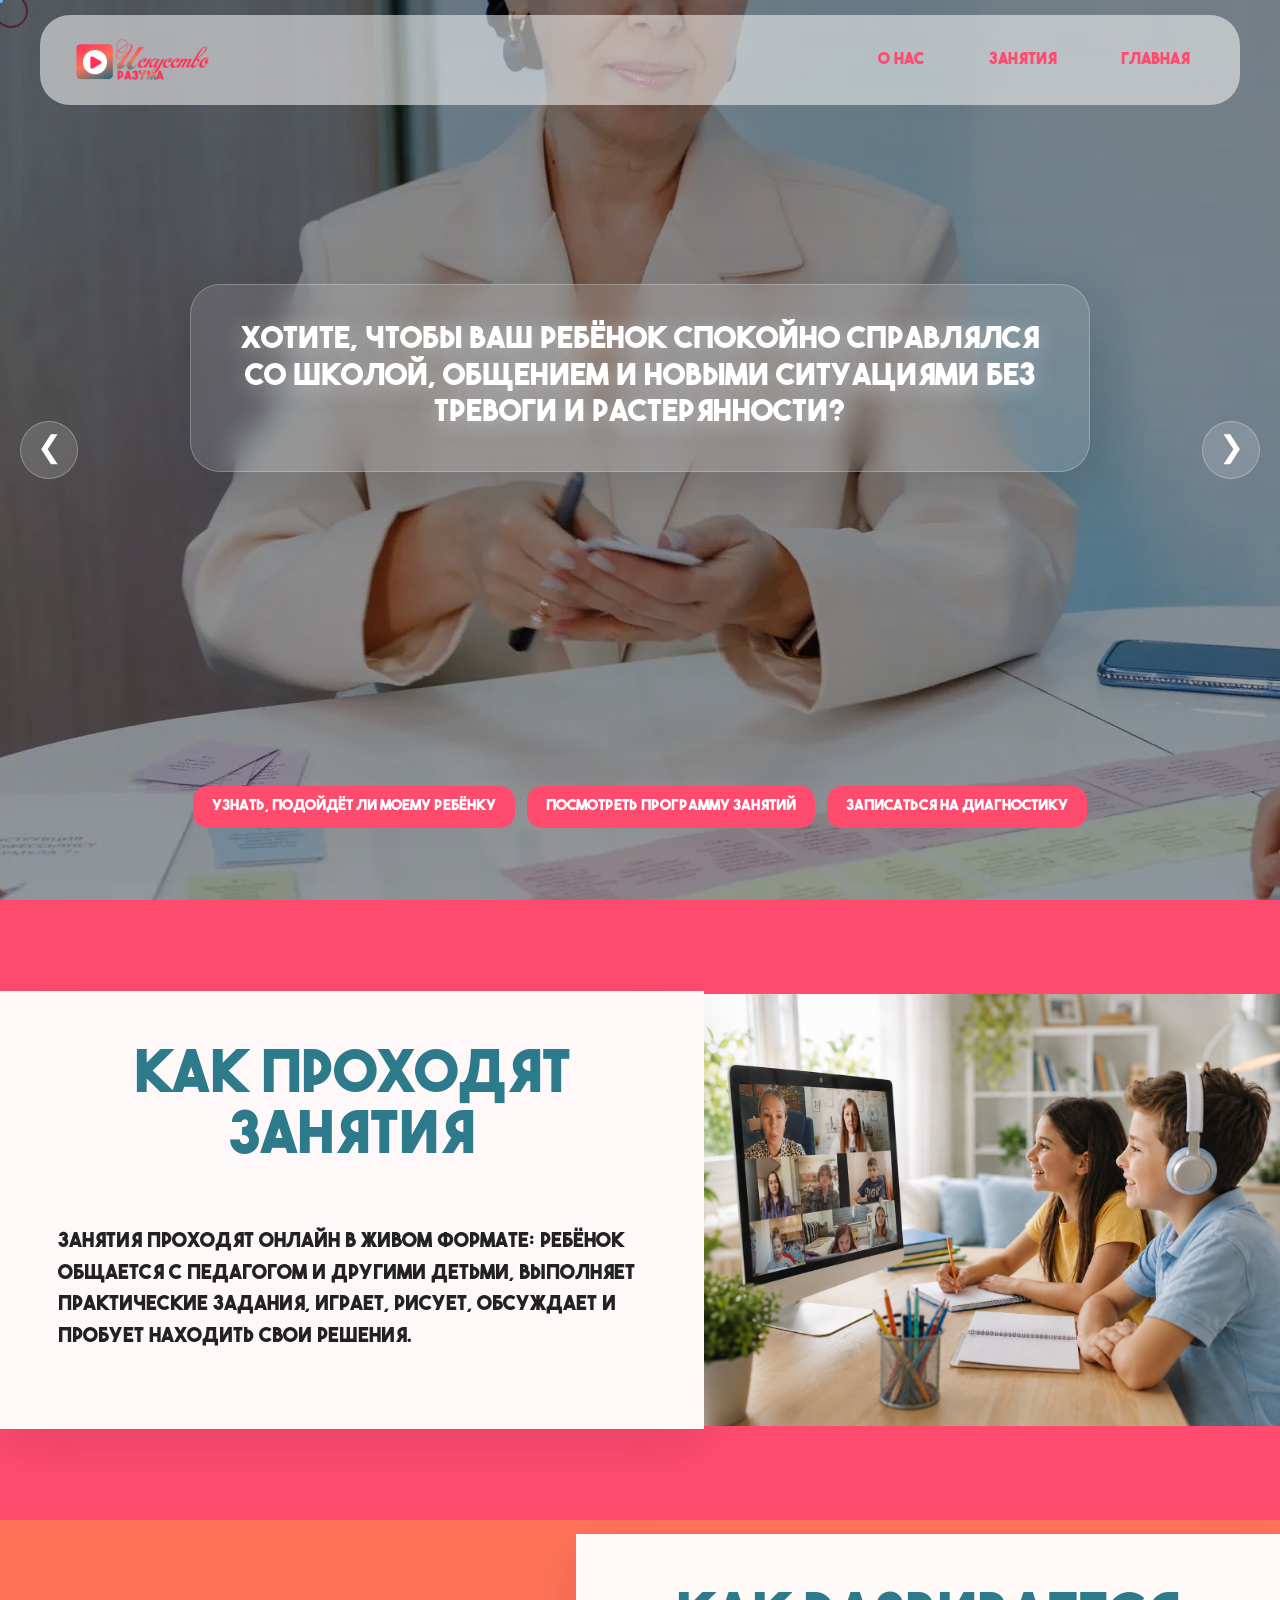
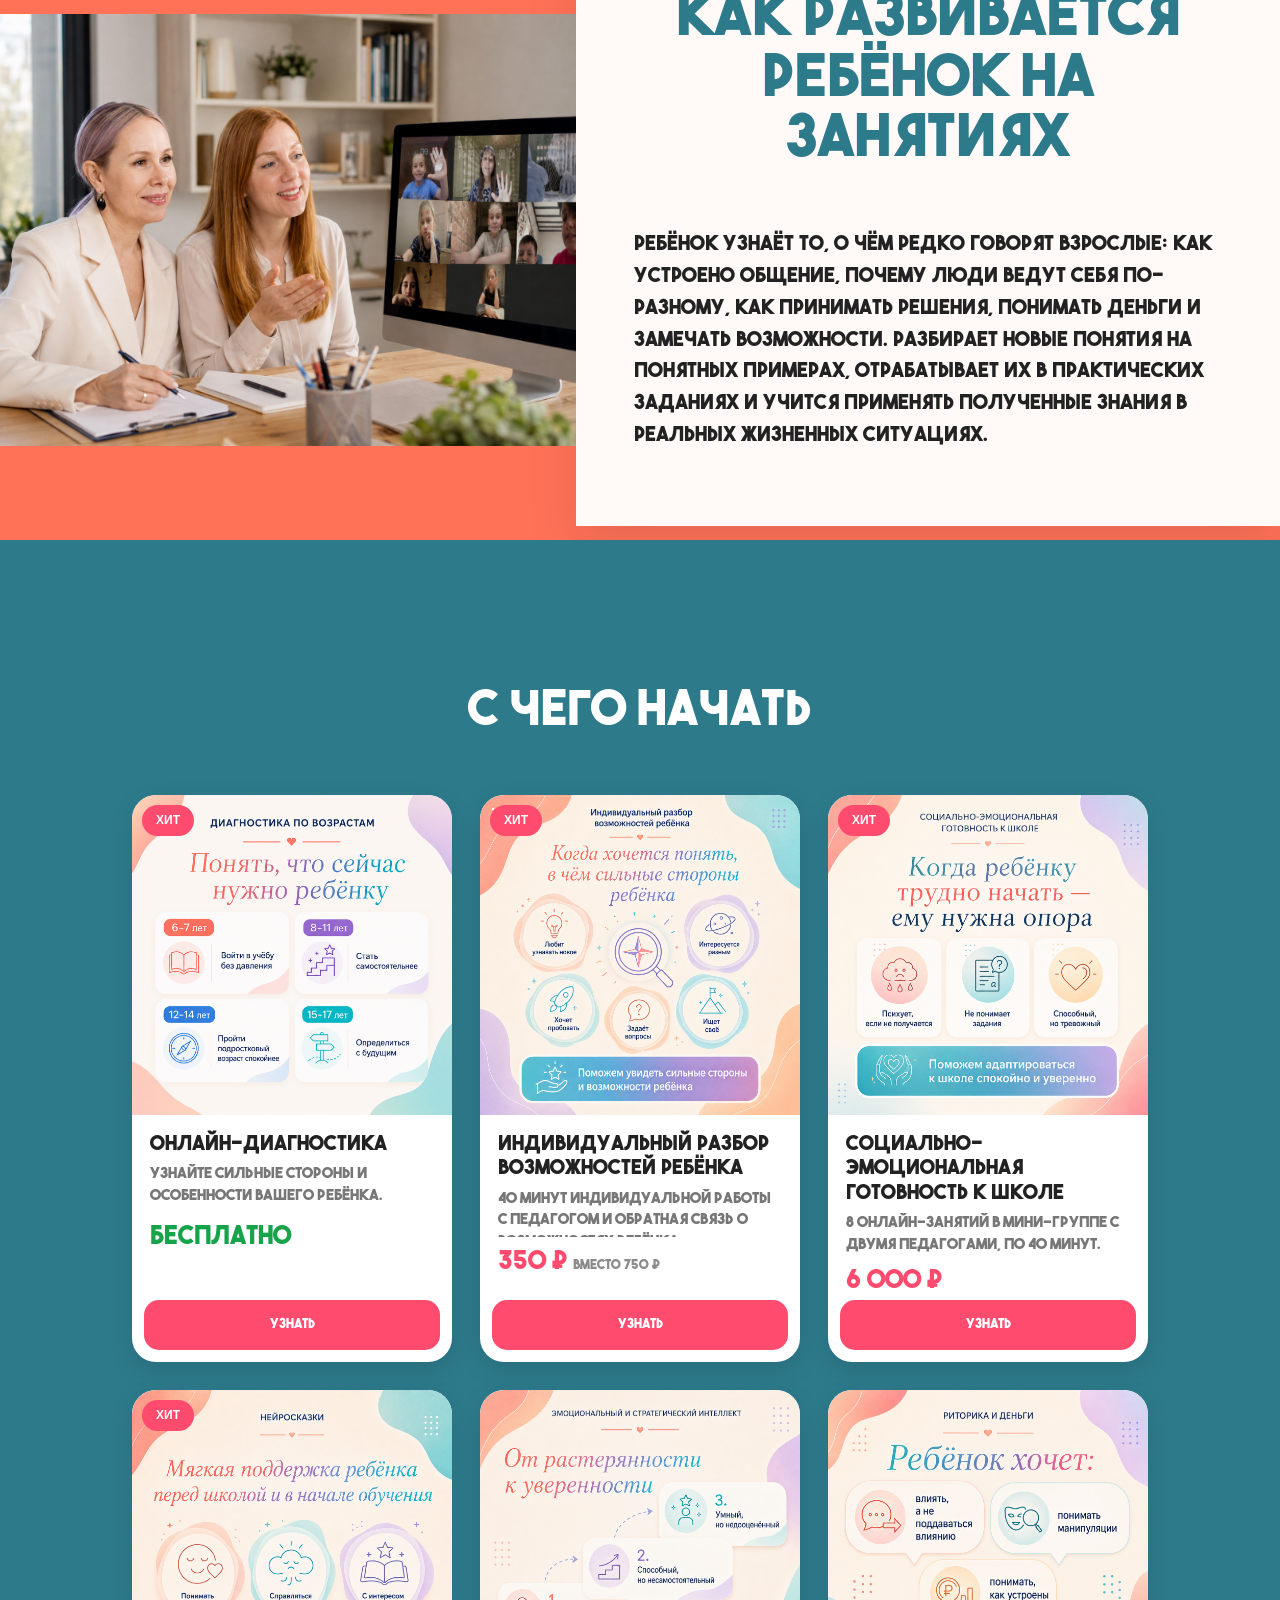
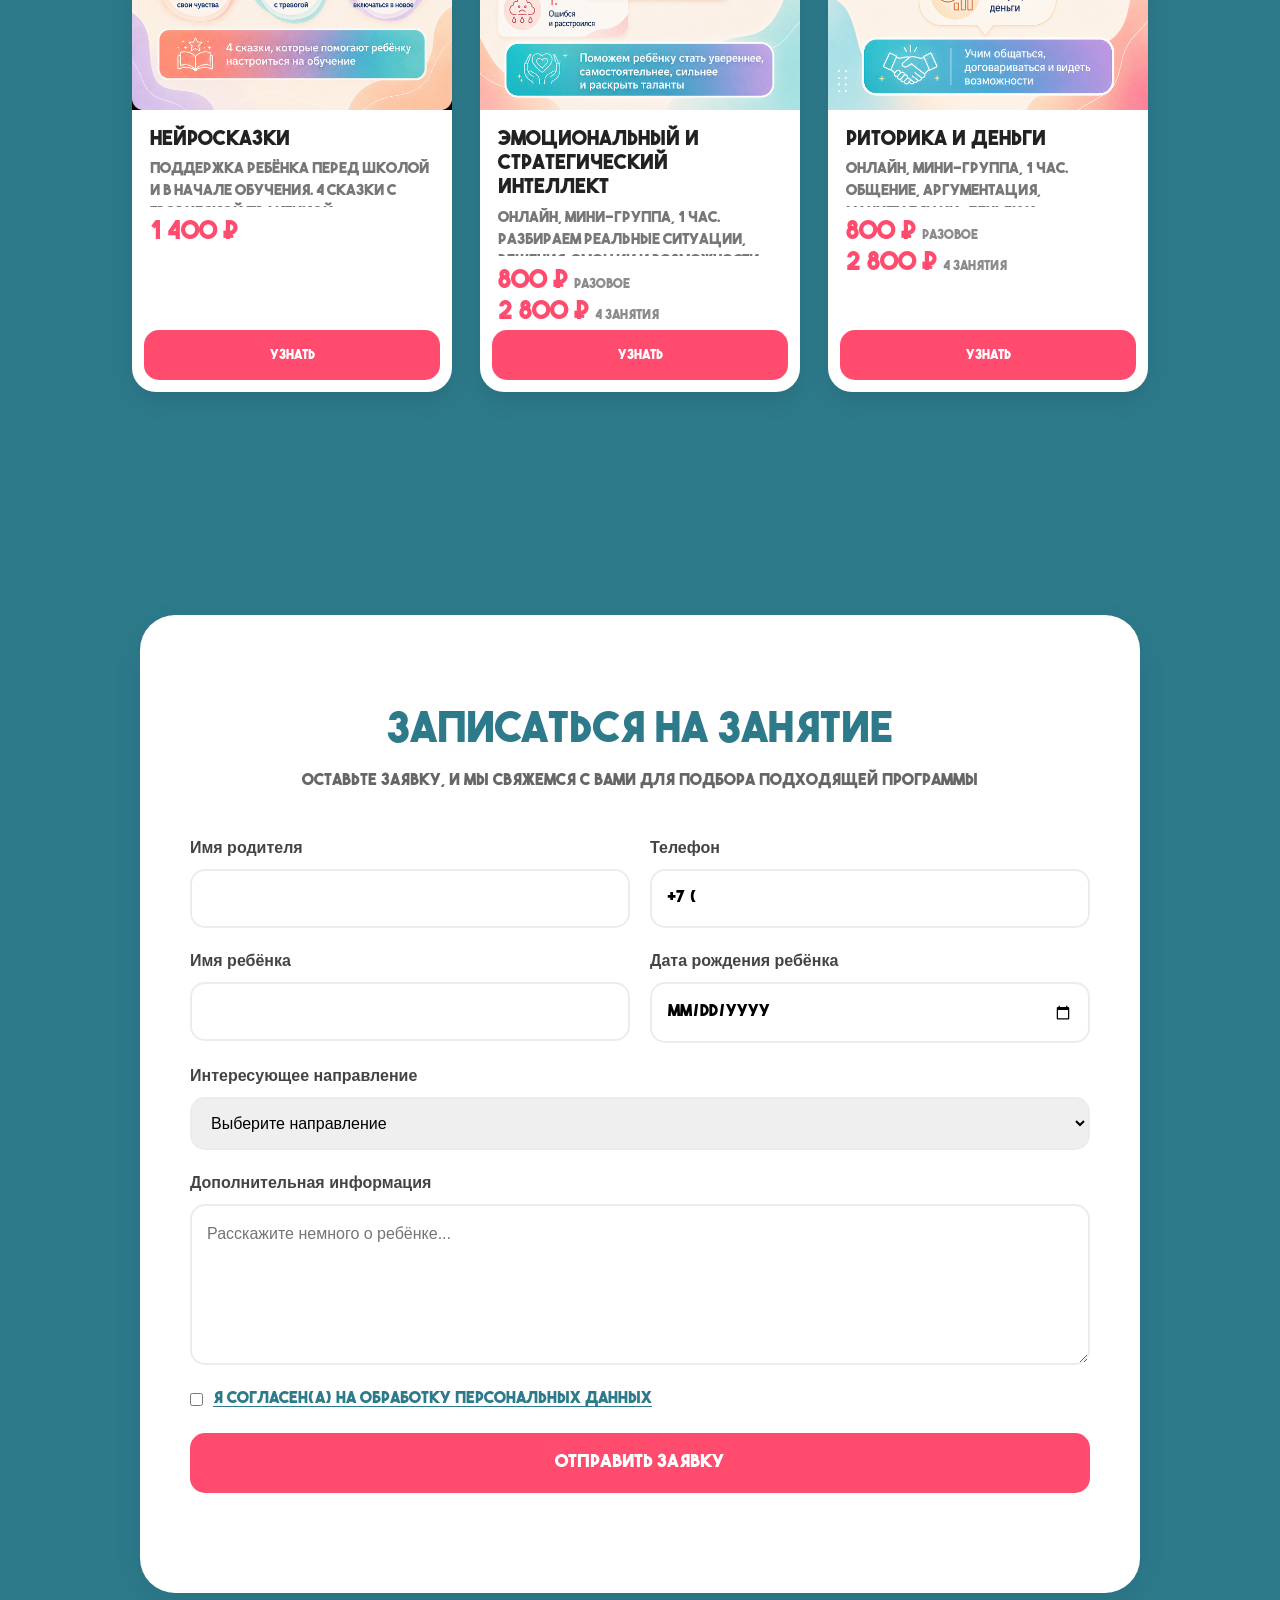
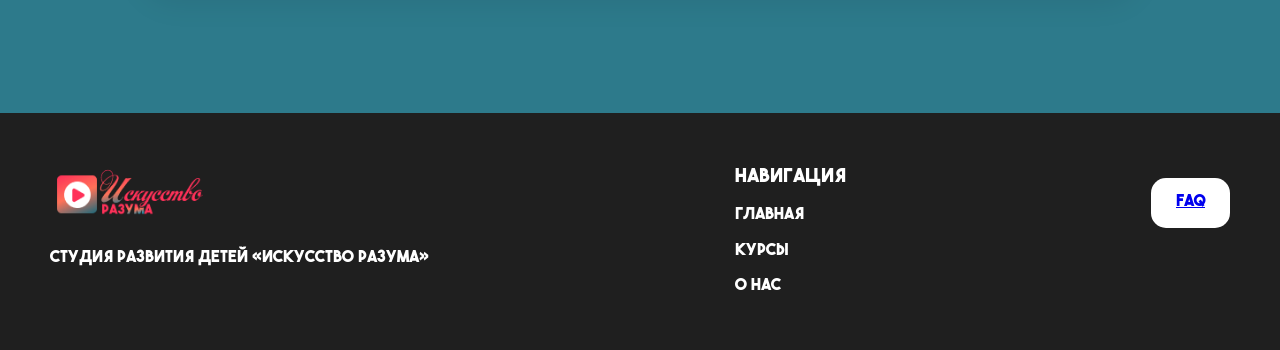
<file: index.html>
<!DOCTYPE html>
<html lang="ru">
<head>
<meta charset="UTF-8">
<meta name="viewport" content="width=device-width, initial-scale=1.0">
<title>Искусство Разума</title>

<link rel="stylesheet" href="css/style.css">
</head>

<body>

<header>
    <div class="logo"><img src="img/Frame 23.png"></div>

    <nav>
    <a href="about.html" class="nav-btn">О НАС</a>
    <a href="courses.html" class="nav-btn">ЗАНЯТИЯ</a>
    <a href="index.html" class="nav-btn">ГЛАВНАЯ</a>
    </nav>
    <button class="mobile-menu-toggle" type="button"
            aria-label="Открыть меню"
            aria-expanded="false">
        <span></span>
        <span></span>
        <span></span>
    </button>
</header>

<section class="hero-slider">
    
    
<button class="slider-btn prev">❮</button>
<button class="slider-btn next">❯</button>
    <div class="slides">

        <div class="slide active">
            <img src="img/1.jfif" alt="">
            <div class="slide-content">
                <h2>
                    Хотите, чтобы ваш ребёнок спокойно справлялся со школой, общением и новыми ситуациями без тревоги и растерянности?
                </h2>
            </div>
        </div>

        <div class="slide">
            <img src="img/2.jfif" alt="">
            <div class="slide-content">
                <h2>
                    На занятиях студии «Искусство Разума» через игру, 
                    творчество и практические задания ребёнок учится понимать себя, 
                    находить решения в непривычных ситуациях, общаться и действовать самостоятельно.
                </h2>
            </div>
        </div>

        <div class="slide">
            <img src="img/3.jfif" alt="">
            <div class="slide-content">
                <h2>
                    У нас не кружок творчества.
Игра, рисование и другие практики здесь становятся способом учиться думать, 
понимать себя, общаться и находить решения в реальных жизненных ситуациях
                </h2>
            </div>
        </div>

        <div class="slide">
            <img src="img/4.jfif" alt="">
            <div class="slide-content">
                <h2>В результате занятий ребёнок:</h2>
                <ul class="slide-list">
                    <li>Легче адаптируется к школе и коллективу</li>
                    <li>Лучше понимает неожиданные ситуации</li>
                    <li>Получает навыки общения и самостоятельности</li>
                    <li>Осваивает основы финансовой грамотности</li>
                </ul>
                

    
</div>
            </div>
        </div>

    </div>

    
<div class="hero-buttons">

        <a href="#register" class="hero-btn open-course" data-course="diagnostic">
            Узнать, подойдёт ли моему ребёнку
        </a>

        <a href="courses.html" class="hero-btn">
            Посмотреть программу занятий
        </a>

        <a href="#register" class="hero-btn open-course" data-course="diagnostic">
            Записаться на диагностику
        </a>

    </div>
</section>

<div class="slider-dots">

    <span class="dot active"></span>
    <span class="dot"></span>
    <span class="dot"></span>
    <span class="dot"></span>

</div>
<section class="teacher-section pink-section">

    <div class="teacher-info">

        <div class="teacher-title">
            <span class="blue"><h1>Как проходят занятия</h1></span>  
        </div>
    <br>
        <div class="teacher-text">
            <p>
                Занятия проходят онлайн в живом формате: ребёнок общается 
                с педагогом и другими детьми, выполняет практические задания, 
                играет, рисует, обсуждает и пробует находить свои решения.
            </p>
        
        </div>

    </div>

    <div class="teacher-photo">
        <img src="img/фото 1.png">
    </div>

</section>



<section class="teacher-section orange-section">

    <div class="teacher-photo">
        <img src="img/фото 2.png">
    </div>

    <div class="teacher-info">

        <div class="teacher-title">
            <span class="blue"><h1>Как развивается ребёнок на занятиях</h1></span>
            
        </div>
        <br>
        <p>
            Ребёнок узнаёт то, о чём редко говорят взрослые: как устроено общение, 
            почему люди ведут себя по-разному, как принимать решения, понимать деньги и замечать возможности. 
            Разбирает новые понятия на понятных примерах, отрабатывает их в практических заданиях и учится 
            применять полученные знания в реальных жизненных ситуациях.

    </div>

</section>




<section class="bestsellers">

    <h2 class="section-title">С чего начать</h2>

    <div class="best-grid">

        <div class="bestseller" data-course="diagnostic">
            <div class="badge">ХИТ</div>
            <div class="course-photo"><img src="img/диагн.png" alt="Онлайн-диагностика"></div>
            <h3>Онлайн-диагностика</h3>
            <p class="course-desc">Узнайте сильные стороны и особенности Вашего ребёнка.</p>
            <p class="price free">Бесплатно</p>
            <button type="button" class="course-btn open-course" data-course="diagnostic">УЗНАТЬ</button>
        </div>

        <div class="bestseller" data-course="individual">
            <div class="badge">ХИТ</div>
            <div class="course-photo"><img src="img/инд разбор (1).png" alt="Индивидуальный разбор возможностей ребёнка"></div>
            <h3>Индивидуальный разбор возможностей ребёнка</h3>
            <p class="course-desc">40 минут индивидуальной работы с педагогом и обратная связь о возможностях ребёнка.</p>
            <p class="price">350 ₽ <span class="old-price">вместо 750 ₽</span></p>
            <button type="button" class="course-btn open-course" data-course="individual">УЗНАТЬ</button>
        </div>

        <div class="bestseller" data-course="school-ready">
            <div class="badge">ХИТ</div>
            <div class="course-photo"><img src="img/СЭИ.png" alt="Социально-эмоциональная готовность к школе"></div>
            <h3>Социально-эмоциональная готовность к школе</h3>
            <p class="course-desc">8 онлайн-занятий в мини-группе с двумя педагогами, по 40 минут.</p>
            <p class="price">6 000 ₽</p>
            <button type="button" class="course-btn open-course" data-course="school-ready">УЗНАТЬ</button>
        </div>

        <div class="bestseller" data-course="neuro">
            <div class="badge">ХИТ</div>
            <div class="course-photo"><img src="img/НейроСказки (1).png" alt="НейроСказки"></div>
            <h3>НейроСказки</h3>
            <p class="course-desc">Поддержка ребёнка перед школой и в начале обучения. 4 сказки с творческой практикой.</p>
            <p class="price">1 400 ₽</p>
            <button type="button" class="course-btn open-course" data-course="neuro">УЗНАТЬ</button>
        </div>

        <div class="bestseller" data-course="intelligence">
            <div class="course-photo"><img src="img/интеллект.png" alt="Эмоциональный и стратегический интеллект"></div>
            <h3>Эмоциональный и стратегический интеллект</h3>
            <p class="course-desc">Онлайн, мини-группа, 1 час. Разбираем реальные ситуации, решения, эмоции и возможности.</p>
            <p class="price">800 ₽ <span class="price-note">разовое</span><br>2 800 ₽ <span class="price-note">4 занятия</span></p>
            <button type="button" class="course-btn open-course" data-course="intelligence">УЗНАТЬ</button>
        </div>

        <div class="bestseller" data-course="rhetoric">
            <div class="course-photo"><img src="img/риторика и деньги.png" alt="Риторика и Деньги"></div>
            <h3>Риторика и Деньги</h3>
            <p class="course-desc">Онлайн, мини-группа, 1 час. Общение, аргументация, манипуляции, деньги и осознанный выбор.</p>
            <p class="price">800 ₽ <span class="price-note">разовое</span><br>2 800 ₽ <span class="price-note">4 занятия</span></p>
            <button type="button" class="course-btn open-course" data-course="rhetoric">УЗНАТЬ</button>
        </div>

    </div>
</section>


<!-- ///////////////////////////////////////////////////////// -->
<section class="registration" id="register">


    <h2>Записаться на занятие</h2>

    <p class="form-subtitle">
        Оставьте заявку, и мы свяжемся с вами для подбора подходящей программы
    </p>

    <form class="register-form" id="registerForm" action="#" method="post">

        <div class="form-row">

            <div class="input-group">
                <label for="parentName">Имя родителя</label>
                <input id="parentName" name="parent_name" type="text" autocomplete="name" required>
            </div>

            <div class="input-group">
                <label for="phone">Телефон</label>
                <input id="phone" name="phone" type="tel" inputmode="tel" autocomplete="tel" value="+7 (" placeholder="+7 (___) ___-__-__" maxlength="18" required>
            </div>

        </div>

        <div class="form-row">

            <div class="input-group">
                <label for="childName">Имя ребёнка</label>
                <input id="childName" name="child_name" type="text" required>
            </div>

            <div class="input-group">
                <label for="childBirthDate">Дата рождения ребёнка</label>
                <input id="childBirthDate" name="child_birth_date" type="date" required>
            </div>

        </div>

        <div class="input-group">

            <label for="courseSelect">Интересующее направление</label>

            <select id="courseSelect" name="course" required>
                <option value="" selected disabled>Выберите направление</option>
                <option value="diagnostic">Онлайн-диагностика</option>
                <option value="individual">Индивидуальный разбор возможностей ребёнка</option>
                <option value="school-ready">Социально-эмоциональная готовность к школе (6–8 лет)</option>
                <option value="neuro">НейроСказки — поддержка ребёнка перед школой и в начале обучения</option>
                <option value="intelligence">Эмоциональный и стратегический интеллект (8–16 лет)</option>
                <option value="rhetoric">Риторика и Деньги (10–17 лет)</option>
            </select>

        </div>

        <div class="input-group">

            <label>Дополнительная информация</label>

            <textarea
                id="additionalInfo"
                name="additional_info"
                rows="5"
                placeholder="Расскажите немного о ребёнке..."
            ></textarea>

        </div>

        <div class="checkbox">

            <input
                type="checkbox"
                id="agree"
                name="personal_data_consent"
                value="1"
                required
            >

            <label for="agree">
                <a href="FAQ.html">Я согласен(а) на обработку персональных данных</a>
            </label>

        </div>

        <button type="submit" class="submit-btn">
            Отправить заявку
        </button>

    </form>

</section>
<button id="scrollTopBtn">↑</button>
<footer id="contacts">

    <div class="footer-left">

            <img

                src="img/Frame 23.png"

                

            >

            <p>

                Студия развития детей

                «Искусство Разума»

            </p>

        </div>

    <div class="footer-center">

        <h3>Навигация</h3>

        <a href="index.html">Главная</a>
        <a href="courses.html">Курсы</a>
        <a href="about.html">О нас</a>

    </div>

    <div class="footer-right">


         <a
            href="FAQ.html"
            class="faq-btn"
        >
            FAQ
        </a>

    </div>

</footer>

<!-- ///////////////////////////////////////////////////////// -->
 <!-- skript form -->
<!-- ///// -->
<script src="js/script.js" defer></script>
<script src="js/cloudflare-api.js" defer></script>
<script src="js/form-submit.js" defer></script>
<script src="js/cms.js" defer></script>
</body>
</html>
</file>
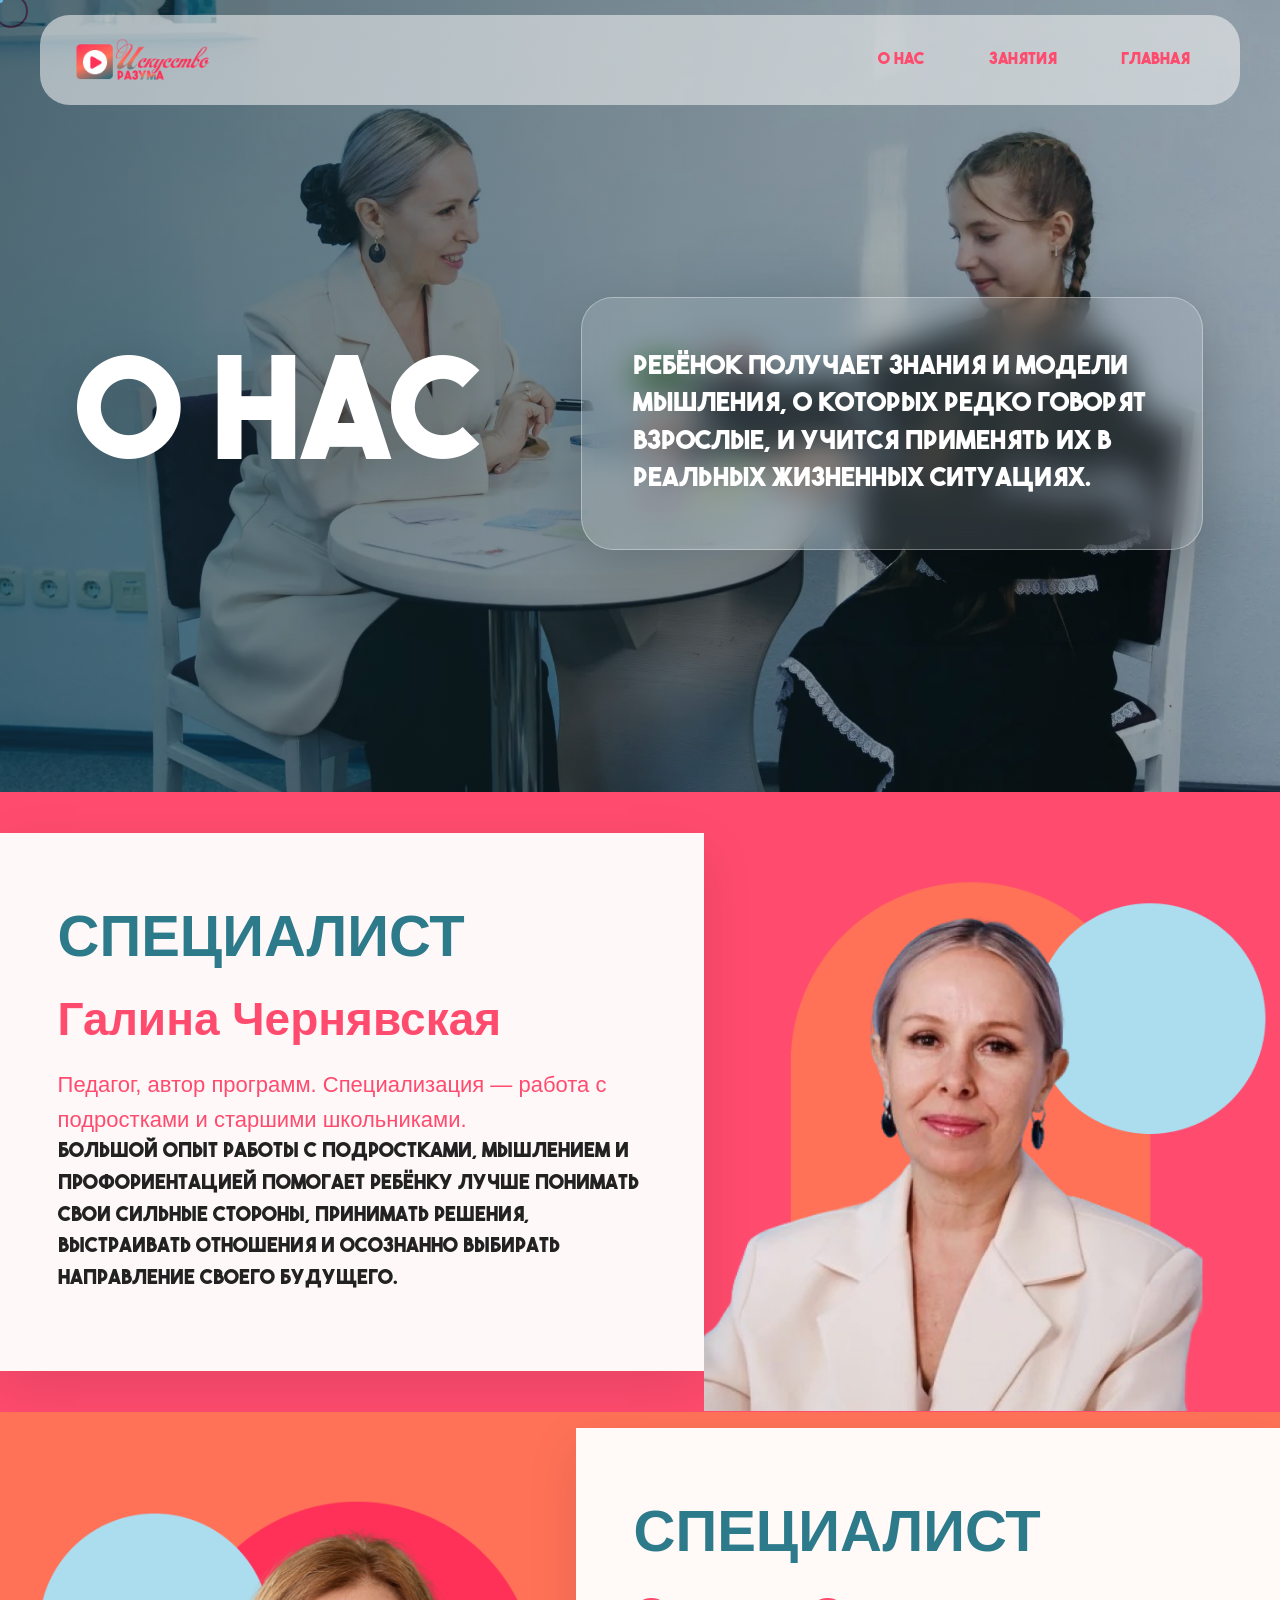
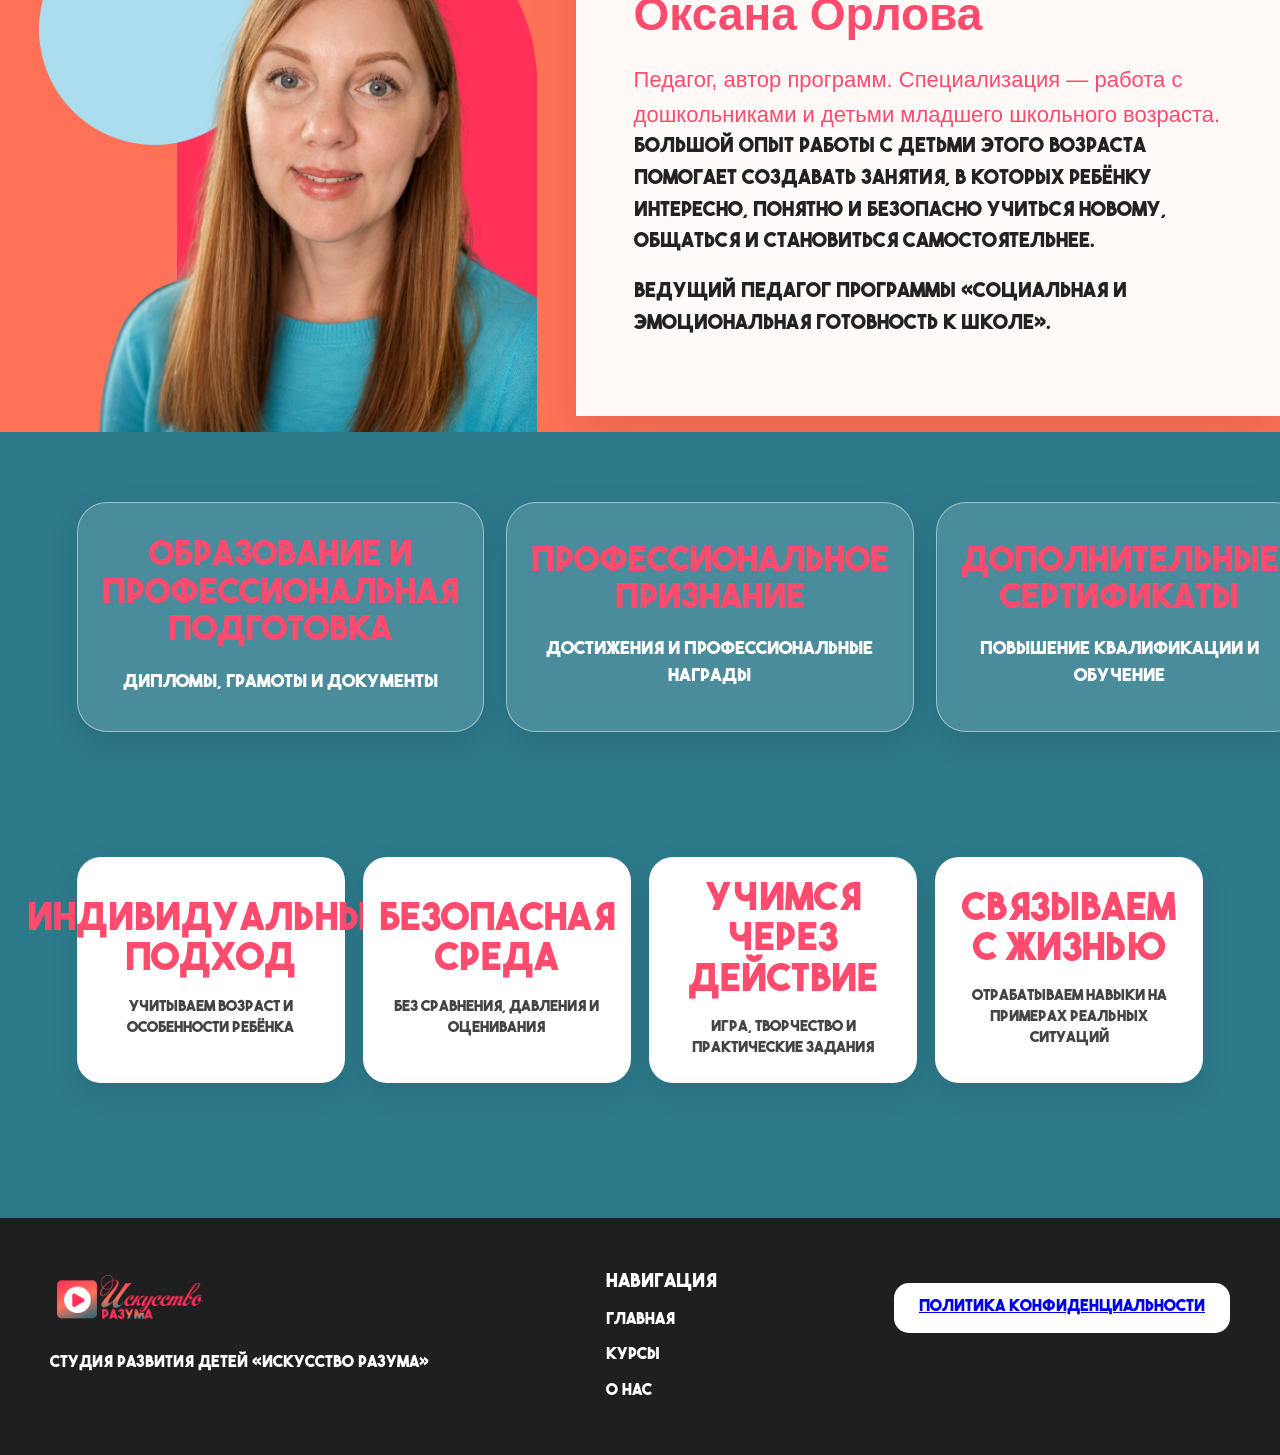
<file: about.html>
<!DOCTYPE html>

<html lang="ru">

<head>

    <meta charset="UTF-8">

    <meta name="viewport" content="width=device-width, initial-scale=1.0">

    <title>О нас</title>

    <link rel="stylesheet" href="css/style.css">

</head>

<body>

    <!-- ================= ШАПКА ================= -->

    <header>

        <div class="logo">

            <img src="img/Frame 23.png" alt="Логотип">

        </div>

        <nav>

            <a href="about.html" class="nav-btn">О НАС</a>

            <a href="courses.html" class="nav-btn">ЗАНЯТИЯ</a>

            <a href="index.html" class="nav-btn">ГЛАВНАЯ</a>

        </nav>

        <button

            class="mobile-menu-toggle"

            type="button"

            aria-label="Открыть меню"

            aria-expanded="false"

        >

            <span></span>

            <span></span>

            <span></span>

        </button>

    </header>

    <!-- ================= ГЛАВНЫЙ ЭКРАН ================= -->

    <section class="about-hero">

        <div class="about-hero__content">
            <h1>О НАС</h1>
        <div class="about-hero__glass">

            <p>

                Ребёнок получает знания и модели мышления,

                о которых редко говорят взрослые, и учится

                применять их в реальных жизненных ситуациях.

            </p>

        </div>
        </div>

    </section>

    <!-- ================= ПРЕПОДАВАТЕЛЬ 1 ================= -->

    <section class="teacher-section pink-section">

        <div class="teacher-info">

            <div class="teacher-title">

                <span class="blue">

                    СПЕЦИАЛИСТ

                </span>

                <span class="red">

                    Галина Чернявская

                </span>

                <span class="sub">

                    Педагог, автор программ.

                    Специализация — работа с подростками

                    и старшими школьниками.

                </span>

            </div>

            <div class="teacher-text">

                <p>

                    Большой опыт работы с подростками,

                    мышлением и профориентацией помогает

                    ребёнку лучше понимать свои сильные стороны,

                    принимать решения, выстраивать отношения

                    и осознанно выбирать направление своего будущего.

                </p>

            </div>

        </div>

        <div class="teacher-photo">

            <img

                src="img/Frame 26.png"

                alt="Галина Чернявская"

            >

        </div>

    </section>

    <!-- ================= ПРЕПОДАВАТЕЛЬ 2 ================= -->

    <section class="teacher-section orange-section">

        <div class="teacher-photo">

            <img

                src="img/Frame 25.png"

                alt="Оксана Орлова"

            >

        </div>

        <div class="teacher-info">

            <div class="teacher-title">

                <span class="blue">

                    СПЕЦИАЛИСТ

                </span>

                <span class="red">

                    Оксана Орлова

                </span>

                <span class="sub">

                    Педагог, автор программ.

                    Специализация — работа с дошкольниками

                    и детьми младшего школьного возраста.

                </span>

            </div>

            <div class="teacher-text">

                <p>

                    Большой опыт работы с детьми этого возраста

                    помогает создавать занятия, в которых ребёнку

                    интересно, понятно и безопасно учиться новому,

                    общаться и становиться самостоятельнее.

                </p>

                <p>

                    Ведущий педагог программы

                    «Социальная и эмоциональная готовность к школе».

                </p>

            </div>

        </div>

    </section>

<section class="diploma-section">

    <button class="diploma-card" type="button" onclick="openDiploma('education')">
        <h3>Образование и профессиональная подготовка</h3>
        <p>Дипломы, грамоты и документы</p>
    </button>

    <button class="diploma-card" type="button" onclick="openDiploma('recognition')">
        <h3>Профессиональное признание</h3>
        <p>Достижения и профессиональные награды</p>
    </button>

    <button class="diploma-card" type="button" onclick="openDiploma('certificates')">
        <h3>Дополнительные сертификаты</h3>
        <p>Повышение квалификации и обучение</p>
    </button>

</section>


<!-- =========================
     ОКНО 1
========================= -->

<div class="diploma-popup" id="education">

    <div class="diploma-popup-box">

        <button
            class="diploma-popup-close"
            type="button"
            onclick="closeDiploma('education')"
        >
            ×
        </button>

        <h2>Образование и профессиональная подготовка</h2>

        <div class="diploma-photos">

            <img src="img/64cb6cfa-ac1e-4e4e-8103-d5ba27797b8e.jpg" alt="Диплом 1">
            <img src="img/39345085-1e66-45f3-aeda-f48b7fa1462a.jpg" alt="Диплом 2">
            <img src="img/20ce0367-e2ff-4617-93fd-cbc83b931b40.jpg" alt="Диплом 3">
            <img src="img/70fb9723-ba8a-47aa-af62-4027fc2f0dab.jpg" alt="Диплом 4">
        </div>

    </div>

</div>


<!-- =========================
     ОКНО 2
========================= -->

<div class="diploma-popup" id="recognition">

    <div class="diploma-popup-box">

        <button
            class="diploma-popup-close"
            type="button"
            onclick="closeDiploma('recognition')"
        >
            ×
        </button>

        <h2>Профессиональное признание</h2>

        <div class="diploma-photos">

            <img src="img/4d509fcd-d96b-437d-815c-765fa6dbff90.jpg" alt="Награда 1">
            <img src="img/0ad6a20b-0075-4df9-a53c-1480a5d272ec.jpg" alt="Награда 2">
            <img src="img/a8f9bf03-88da-429e-9aa0-af16a4d5a7b6.jpg" alt="Награда 3">
            <img src="img/79b2b58f-f538-44b8-af54-b8b796a0edae.jpg" alt="Награда 4">
        </div>

    </div>

</div>


<!-- =========================
     ОКНО 3
========================= -->

<div class="diploma-popup" id="certificates">

    <div class="diploma-popup-box">

        <button
            class="diploma-popup-close"
            type="button"
            onclick="closeDiploma('certificates')"
        >
            ×
        </button>

        <h2>Дополнительные сертификаты</h2>

        <div class="diploma-photos">

            <img src="img/5f32e8c2-9ed5-40be-a4e7-49174968ae70.jpg" alt="Сертификат 1">
            <img src="img/26791d65-5ada-4519-8229-5b7191d5da7c.jpg" alt="Сертификат 2">
            <img src="img/f50ac9f4-417a-4262-9fd0-641d604b52f6.jpg" alt="Сертификат 3">
            <img src="img/f400a825-f3eb-44a7-bef0-9012f744f009.jpg" alt="Сертификат 3">
            <img src="img/a26f9793-939e-406e-abf5-784af2cde675.jpg" alt="Сертификат 3">
            <img src="img/049a5acf-7604-4822-ae4e-0c3a8fe12b80.jpg" alt="Сертификат 3">
        </div>

    </div>

</div>
<section class="stats">

    <div class="stat">

        <h2>Индивидуальный подход</h2>

        <p>
            учитываем возраст и особенности ребёнка
        </p>

    </div>


    <div class="stat">

        <h2>Безопасная среда</h2>

        <p>
            без сравнения, давления и оценивания
        </p>

    </div>


    <div class="stat">

        <h2>Учимся через действие</h2>

        <p>
            игра, творчество и практические задания
        </p>

    </div>


    <div class="stat">

        <h2>Связываем с жизнью</h2>

        <p>

отрабатываем навыки на примерах реальных ситуаций
        </p>

    </div>

</section>
    <!-- ================= КНОПКА НАВЕРХ ================= -->

    <button id="scrollTopBtn">

        ↑

    </button>

    <!-- ================= FOOTER ================= -->

    <footer id="contacts">

        <div class="footer-left">

            <img

                src="img/Frame 23.png"

                

            >

            <p>

                Студия развития детей

                «Искусство Разума»

            </p>

        </div>

        <div class="footer-center">

            <h3>

                Навигация

            </h3>

            <a href="index.html">

                Главная

            </a>

            <a href="courses.html">

                Курсы

            </a>

            <a href="about.html">

                О нас

            </a>

        </div>

        <div class="footer-right">


             <a
            href="FAQ.html"
            class="faq-btn"
        >
            Политика конфиденциальности
        </a>

        </div>

    </footer>

    <!-- ================= JAVASCRIPT ================= -->

    <script src="js/script.js" defer></script>

<script src="js/cloudflare-api.js" defer></script>
<script src="js/cms.js" defer></script>
</body>

</html>
</file>
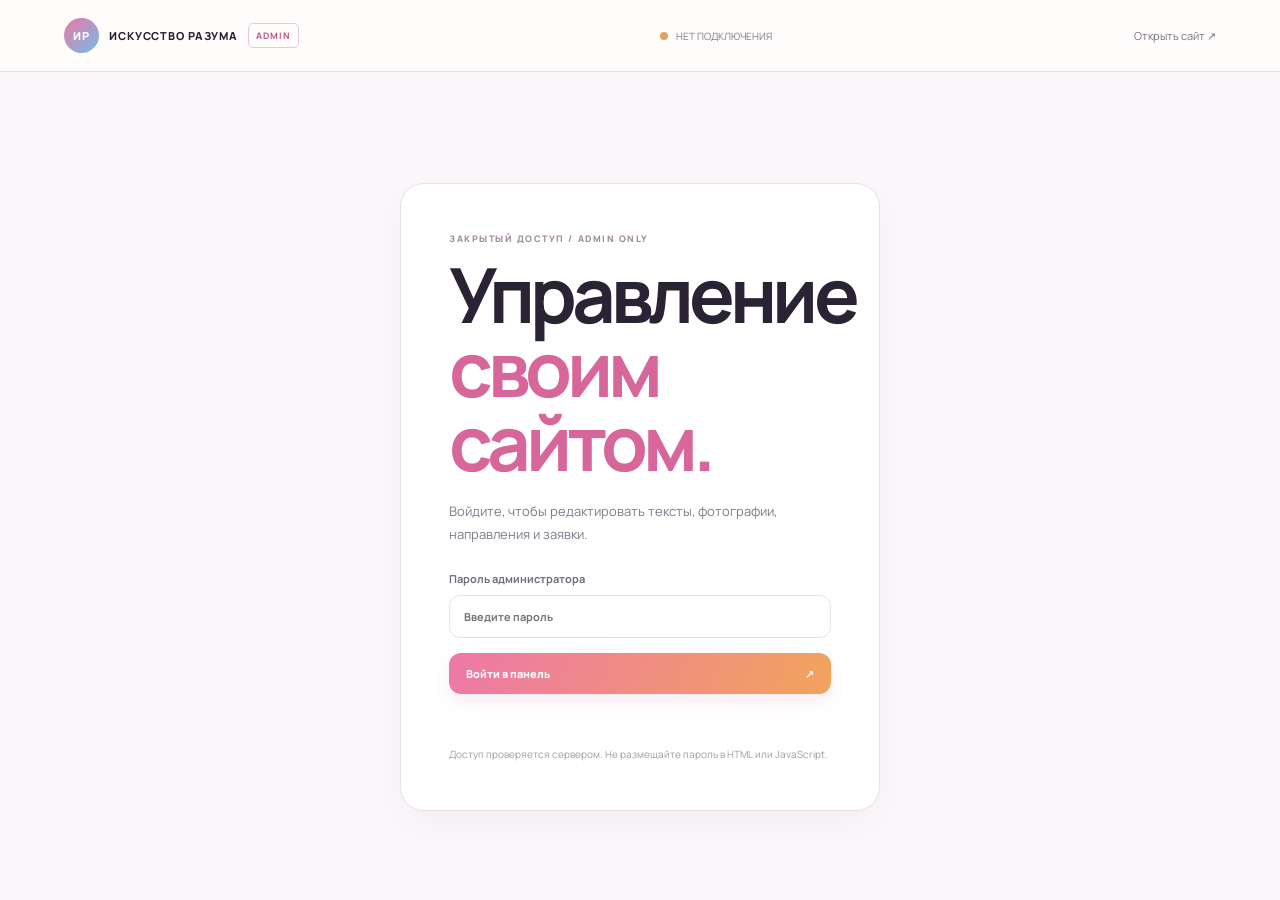
<file: admin.html>
<!doctype html>
<html lang="ru"><head><meta charset="utf-8"><meta name="viewport" content="width=device-width,initial-scale=1"><meta name="theme-color" content="#f8edf5"><title>Администратор — Искусство Разума</title><link rel="stylesheet" href="css/admin.css"></head>
<body><header class="topbar"><a class="brand" href="index.html"><span class="brand-mark">ИР</span><span>ИСКУССТВО РАЗУМА</span><b>ADMIN</b></a><div class="header-state"><i></i><span id="connectionLabel">Проверка подключения</span></div><a class="site-link" href="index.html" target="_blank" rel="noopener">Открыть сайт ↗</a></header>
<main><section id="loginScreen" class="login-screen"><div class="login-card"><p class="eyebrow">ЗАКРЫТЫЙ ДОСТУП / ADMIN ONLY</p><h1>Управление<br><em>своим сайтом.</em></h1><p class="muted">Войдите, чтобы редактировать тексты, фотографии, направления и заявки.</p><form id="loginForm"><label>Пароль администратора<input id="adminPassword" type="password" autocomplete="current-password" required placeholder="Введите пароль"></label><button class="primary" type="submit">Войти в панель <span>↗</span></button><p id="loginError" class="error" role="status"></p></form><small>Доступ проверяется сервером. Не размещайте пароль в HTML или JavaScript.</small></div></section>
<div id="adminApp" hidden><section class="intro"><div><p class="eyebrow">CONTROL ROOM / 01</p><h1>Управление<br><em>своим сайтом.</em></h1><p class="intro-copy">Контент, направления и заявки — в одном месте. Публикация сохраняется на сервере и применяется на публичных страницах.</p></div><div class="status-card"><span class="status-orb"></span><div><b>Серверное хранение</b><small>Изменения доступны посетителям сайта</small></div></div></section>
<nav class="tabs" aria-label="Разделы панели"><button class="tab active" data-tab="content"><span>01</span> Content</button><button class="tab" data-tab="services"><span>02</span> Услуги</button><button class="tab" data-tab="applications"><span>03</span> Заявки <b id="appBadge"></b></button></nav>
<section id="content" class="panel active"><div class="panel-heading"><div><p class="eyebrow">WEBSITE EDITOR</p><h2>Контент сайта</h2></div><button class="primary" id="saveContent">Сохранить и опубликовать ↗</button></div><p class="hint">Выберите страницу и отредактируйте заголовки, абзацы, пункты и изображения. Исходные HTML-файлы и классы не удаляются.</p><div class="page-picker"><label>Страница сайта<select id="pageSelect"><option value="index.html">Главная</option><option value="about.html">О нас</option><option value="courses.html">Занятия</option><option value="FAQ.html">FAQ</option></select></label><span id="pageCount"></span></div><div id="contentEditor"></div></section>
<section id="services" class="panel"><div class="panel-heading"><div><p class="eyebrow">PROGRAMS / CARDS</p><h2>Услуги и направления</h2></div><button class="primary" id="addService">＋ Добавить направление</button></div><p class="hint">Карточки главной страницы. Изменения после публикации появятся и в форме записи.</p><div id="serviceEditor" class="service-editor"></div><div class="publish-row"><button class="primary" id="saveServices">Сохранить и опубликовать ↗</button></div></section>
<section id="applications" class="panel"><div class="panel-heading"><div><p class="eyebrow">INCOMING REQUESTS</p><h2>Заявки <span id="appCount"></span></h2></div><button class="danger" id="clearApplications">Очистить все заявки</button></div><p class="hint">Заявки получены с формы сайта и хранятся в базе. Удаление выполняется только по вашему действию.</p><div id="applicationList"></div></section>
<footer><span>ИСКУССТВО РАЗУМА / ADMIN CONTROL</span><button id="logout">Выйти из панели</button></footer></div></main><div class="toast" id="toast" role="status"></div><script src="js/cloudflare-api.js" defer></script><script src="js/admin.js" defer></script></body></html>
</file>
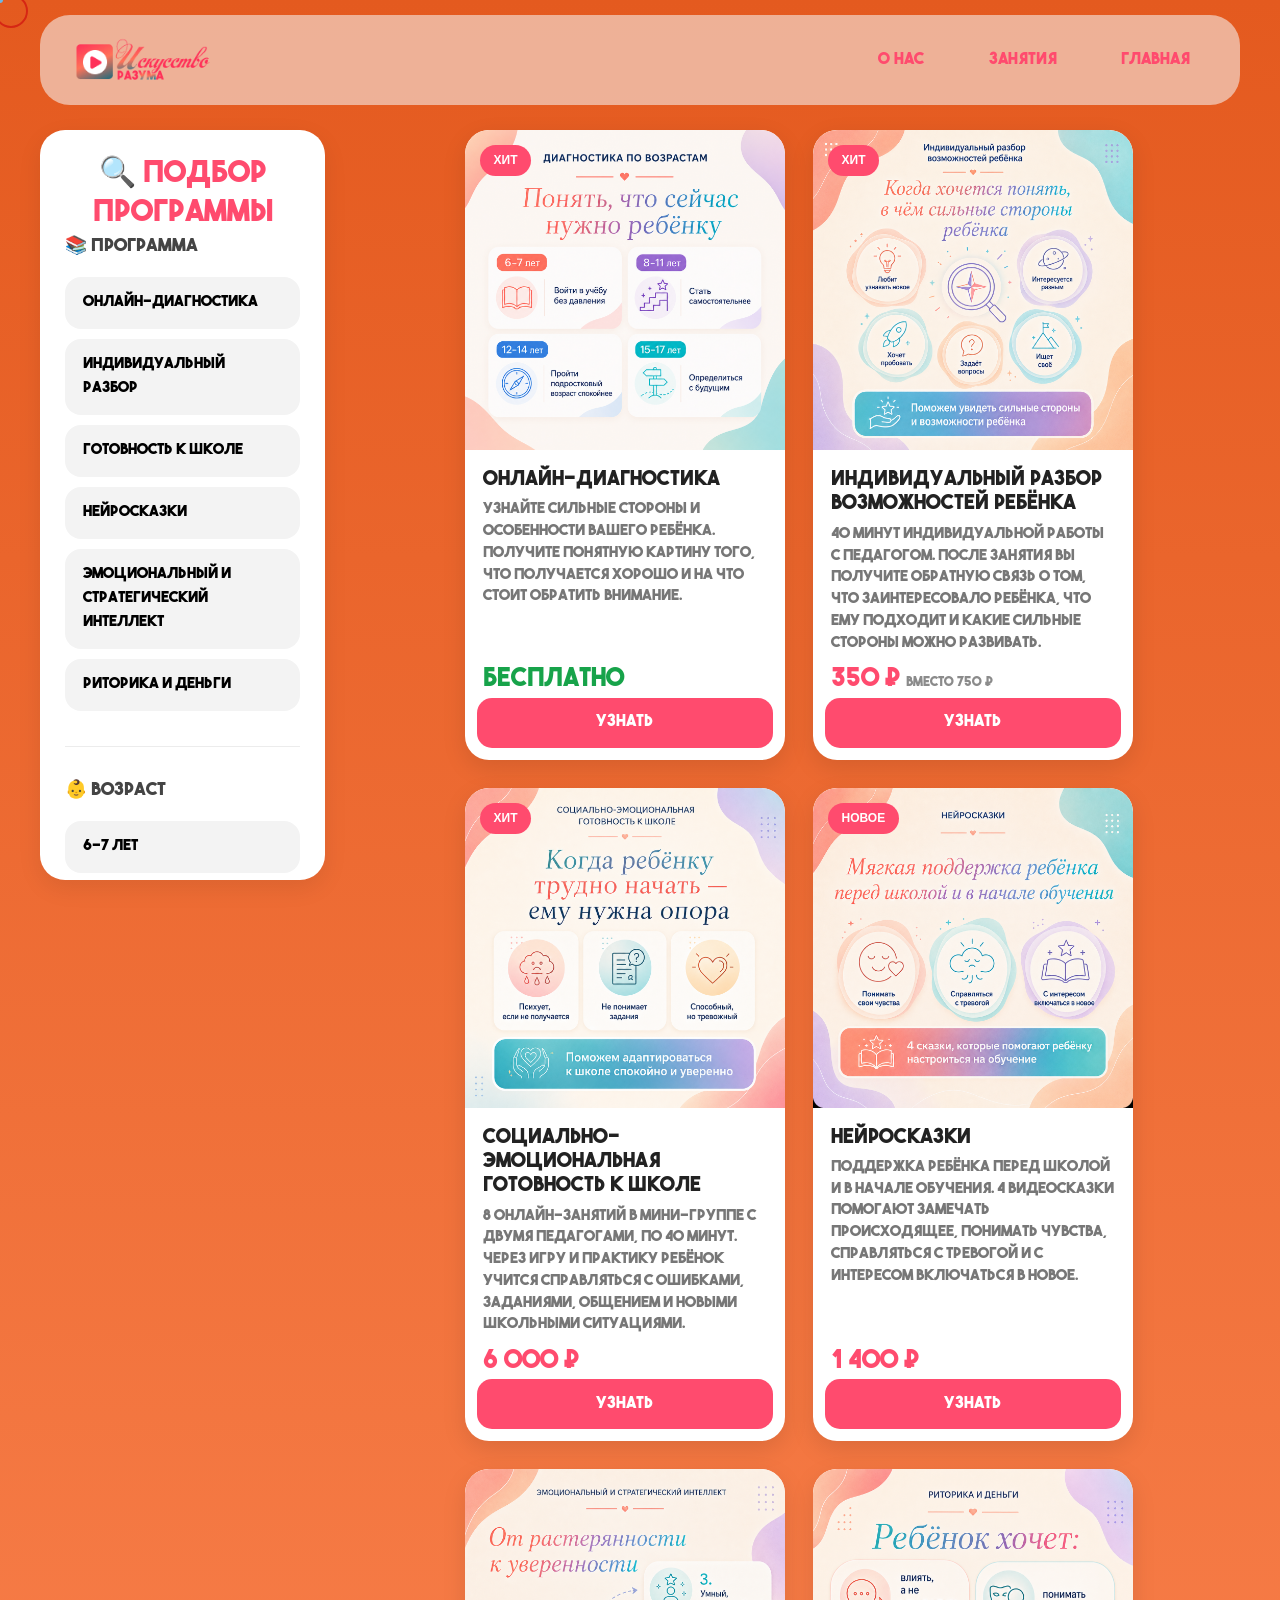
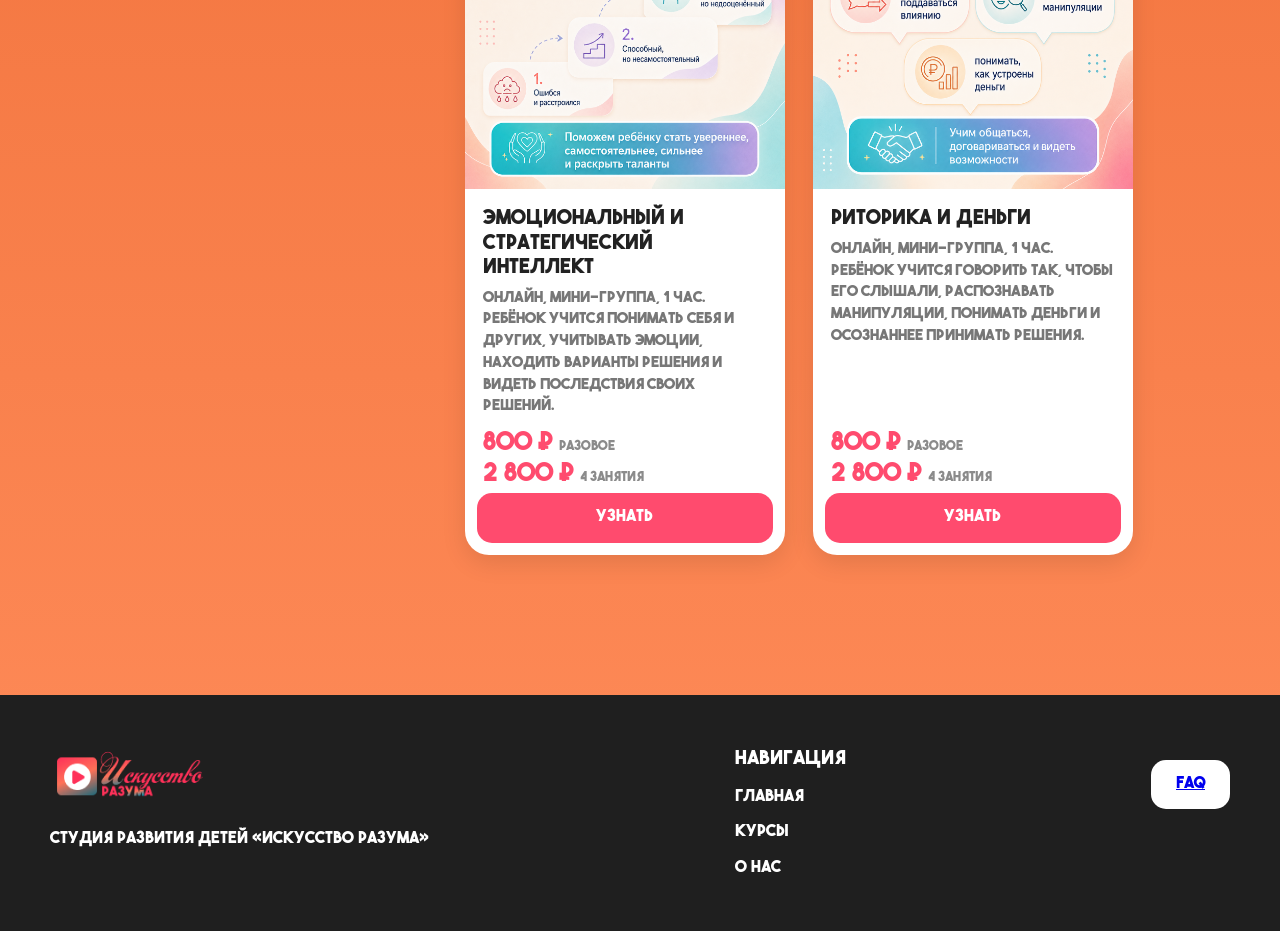
<file: courses.html>
<!DOCTYPE html>
<html lang="ru">
<head>
<meta charset="UTF-8">
<meta name="viewport" content="width=device-width, initial-scale=1.0">
<title>Курсы</title>
<link rel="stylesheet" href="css/style.css"><style>

    body{background:linear-gradient(
        180deg,
        #e45a1f,
        #ff8c5a
    );}
</style>
</head>
<body>

<header>
    <div class="logo"><img src="img/Frame 23.png"></div>

    <nav>
    <a href="about.html" class="nav-btn">О НАС</a>
    <a href="courses.html" class="nav-btn">ЗАНЯТИЯ</a>
    <a href="index.html" class="nav-btn">ГЛАВНАЯ</a>
    </nav>
    <button class="mobile-menu-toggle" type="button"
            aria-label="Открыть меню"
            aria-expanded="false">
        <span></span>
        <span></span>
        <span></span>
    </button>
    <button class="mobile-filter-toggle" type="button" aria-label="Открыть подбор программы" aria-expanded="false">
        <span aria-hidden="true">⌕</span>
    </button>
</header>

<main class="courses-page">

<aside class="filters" id="courseFilters">
    <div class="filters-head">
        <h2>🔍 Подбор программы</h2>
        <button class="filters-close" type="button" aria-label="Закрыть подбор программы">×</button>
    </div>

    <div class="filter-group">
        <h3>📚 Программа</h3>
        <button class="filter-btn" data-type="program" data-value="diagnostic">Онлайн-диагностика</button>
        <button class="filter-btn" data-type="program" data-value="individual">Индивидуальный разбор</button>
        <button class="filter-btn" data-type="program" data-value="school-ready">Готовность к школе</button>
        <button class="filter-btn" data-type="program" data-value="neuro">НейроСказки</button>
        <button class="filter-btn" data-type="program" data-value="intelligence">Эмоциональный и стратегический интеллект</button>
        <button class="filter-btn" data-type="program" data-value="rhetoric">Риторика и Деньги</button>
    </div>

    <div class="filter-group">
        <h3>👶 Возраст</h3>
        <button class="filter-btn" data-type="age" data-value="6–7">6–7 лет</button>
        <button class="filter-btn" data-type="age" data-value="8–11">8–11 лет</button>
        <button class="filter-btn" data-type="age" data-value="12–14">12–14 лет</button>
        <button class="filter-btn" data-type="age" data-value="15–17">15–17 лет</button>
    </div>

    <div class="filter-about">
        Ребёнок получает знания и модели мышления, о которых редко говорят взрослые, и учится применять их в реальной жизни, в ситуациях.
    </div>

    <button class="reset-filters" type="button">🗑 Сбросить подбор</button>
</aside>

<div class="filters-backdrop" aria-hidden="true"></div>

<div class="filters-backdrop" aria-hidden="true"></div>

    <section class="courses-grid">

    <div class="course-card" data-age="6–7" data-program="diagnostic" data-course="diagnostic">
        <div class="badge">ХИТ</div>
        <div class="course-photo"><img src="img/диагн.png" alt="Онлайн-диагностика"></div>
        <h3>Онлайн-диагностика</h3>
        <p class="course-desc">Узнайте сильные стороны и особенности Вашего ребёнка. Получите понятную картину того, что получается хорошо и на что стоит обратить внимание.</p>
        <p class="price free">Бесплатно</p>
        <a href="index.html#register" class="course-btn course-link" data-course="diagnostic">УЗНАТЬ</a>
    </div>

    <div class="course-card" data-age="6–7,8–11,12–14,15–17" data-program="individual" data-course="individual">
        <div class="badge">ХИТ</div>
        <div class="course-photo"><img src="img/инд разбор (1).png" alt="Индивидуальный разбор возможностей ребёнка"></div>
        <h3>Индивидуальный разбор возможностей ребёнка</h3>
        <p class="course-desc">40 минут индивидуальной работы с педагогом. После занятия Вы получите обратную связь о том, что заинтересовало ребёнка, что ему подходит и какие сильные стороны можно развивать.</p>
        <p class="price">350 ₽ <span class="old-price">вместо 750 ₽</span></p>
        <a href="index.html#register" class="course-btn course-link" data-course="individual">УЗНАТЬ</a>
    </div>

    <div class="course-card" data-age="6–7" data-program="school-ready" data-course="school-ready">
        <div class="badge">ХИТ</div>
        <div class="course-photo"><img src="img/СЭИ.png" alt="Социально-эмоциональная готовность к школе"></div>
        <h3>Социально-эмоциональная готовность к школе</h3>
        <p class="course-desc">8 онлайн-занятий в мини-группе с двумя педагогами, по 40 минут. Через игру и практику ребёнок учится справляться с ошибками, заданиями, общением и новыми школьными ситуациями.</p>
        <p class="price">6 000 ₽</p>
        <a href="index.html#register" class="course-btn course-link" data-course="school-ready">УЗНАТЬ</a>
    </div>

    <div class="course-card" data-age="6–7" data-program="neuro" data-course="neuro">
        <div class="badge new">НОВОЕ</div>
        <div class="course-photo"><img src="img/НейроСказки (1).png" alt="НейроСказки"></div>
        <h3>НейроСказки</h3>
        <p class="course-desc">Поддержка ребёнка перед школой и в начале обучения. 4 видеосказки помогают замечать происходящее, понимать чувства, справляться с тревогой и с интересом включаться в новое.</p>
        <p class="price">1 400 ₽</p>
        <a href="index.html#register" class="course-btn course-link" data-course="neuro">УЗНАТЬ</a>
    </div>

    <div class="course-card" data-age="8–11,12–14,15–17" data-program="intelligence" data-course="intelligence">
        <div class="course-photo"><img src="img/интеллект.png" alt="Эмоциональный и стратегический интеллект"></div>
        <h3>Эмоциональный и стратегический интеллект</h3>
        <p class="course-desc">Онлайн, мини-группа, 1 час. Ребёнок учится понимать себя и других, учитывать эмоции, находить варианты решения и видеть последствия своих решений.</p>
        <p class="price">800 ₽ <span class="price-note">разовое</span><br>2 800 ₽ <span class="price-note">4 занятия</span></p>
        <a href="index.html#register" class="course-btn course-link" data-course="intelligence">УЗНАТЬ</a>
    </div>

    <div class="course-card" data-age="8–11,12–14,15–17" data-program="rhetoric" data-course="rhetoric">
        <div class="course-photo"><img src="img/риторика и деньги.png" alt="Риторика и Деньги"></div>
        <h3>Риторика и Деньги</h3>
        <p class="course-desc">Онлайн, мини-группа, 1 час. Ребёнок учится говорить так, чтобы его слышали, распознавать манипуляции, понимать деньги и осознаннее принимать решения.</p>
        <p class="price">800 ₽ <span class="price-note">разовое</span><br>2 800 ₽ <span class="price-note">4 занятия</span></p>
        <a href="index.html#register" class="course-btn course-link" data-course="rhetoric">УЗНАТЬ</a>
    </div>

</section>

</main>

<button id="scrollTopBtn">↑</button>

<footer id="contacts">

    <div class="footer-left">

            <img

                src="img/Frame 23.png"

                

            >

            <p>

                Студия развития детей

                «Искусство Разума»

            </p>

        </div>

    <div class="footer-center">

        <h3>Навигация</h3>

        <a href="index.html">Главная</a>
        <a href="courses.html">Курсы</a>
        <a href="about.html">О нас</a>

    </div>

    <div class="footer-right">


         <a
            href="FAQ.html"
            class="faq-btn"
        >
            FAQ
        </a>

    </div>

</footer>
<!-- //////////// -->
<script src="js/script.js" defer></script>
<script src="js/cloudflare-api.js" defer></script>
<script src="js/cms.js" defer></script>
</body>
</html>
</file>
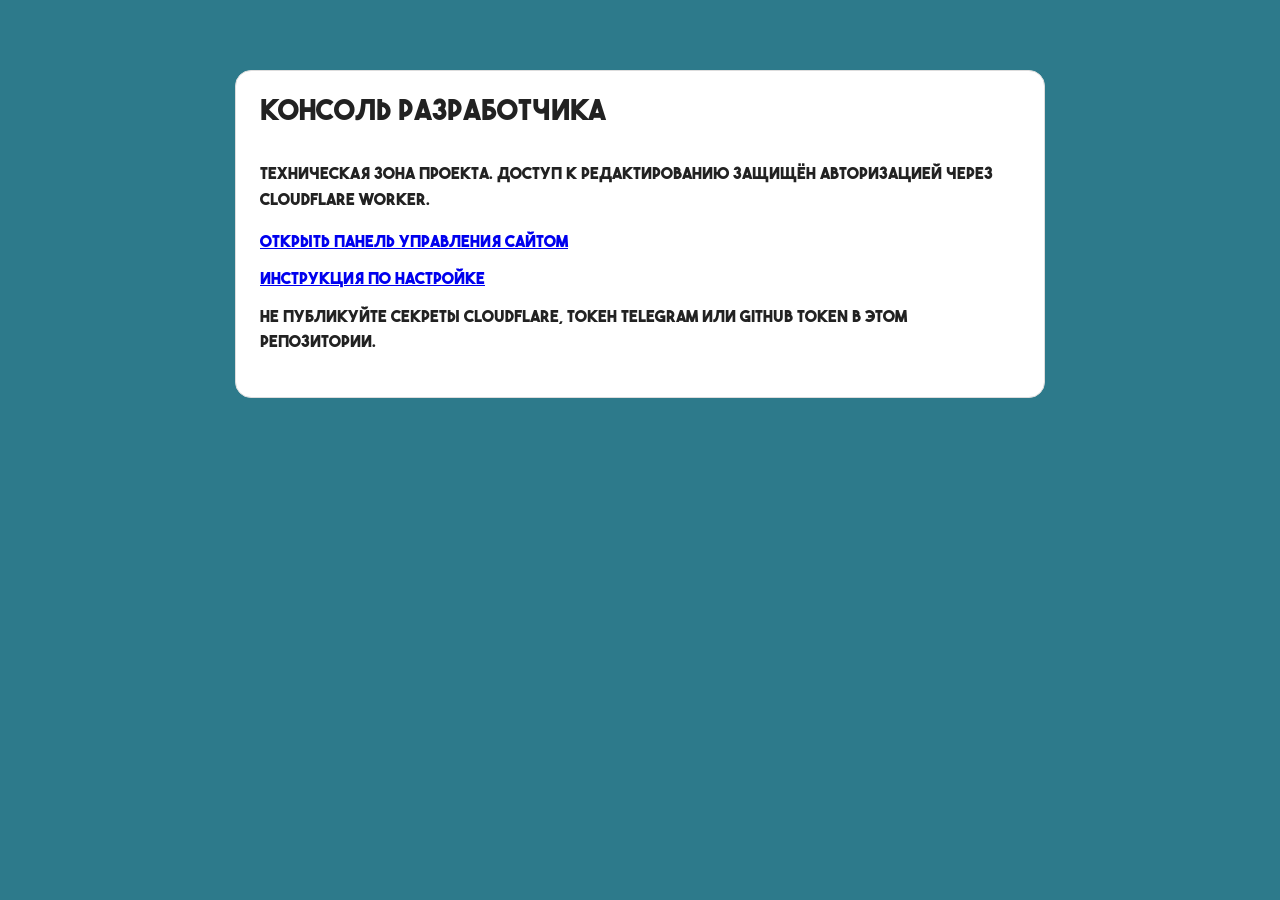
<file: developer.html>
<!doctype html><html lang="ru"><head><meta charset="utf-8"><meta name="viewport" content="width=device-width,initial-scale=1"><title>Консоль разработчика</title><link rel="stylesheet" href="css/style.css"><style>body{max-width:850px;margin:50px auto;padding:20px}.box{padding:24px;border:1px solid #ddd;border-radius:16px;background:#fff}a{display:block;margin:12px 0}</style></head><body><main class="box"><h1>Консоль разработчика</h1><p>Техническая зона проекта. Доступ к редактированию защищён авторизацией через Cloudflare Worker.</p><a href="admin.html">Открыть панель управления сайтом</a><a href="README_START_HERE_RU.txt">Инструкция по настройке</a><p>Не публикуйте секреты Cloudflare, токен Telegram или GitHub Token в этом репозитории.</p></main></body></html>
</file>
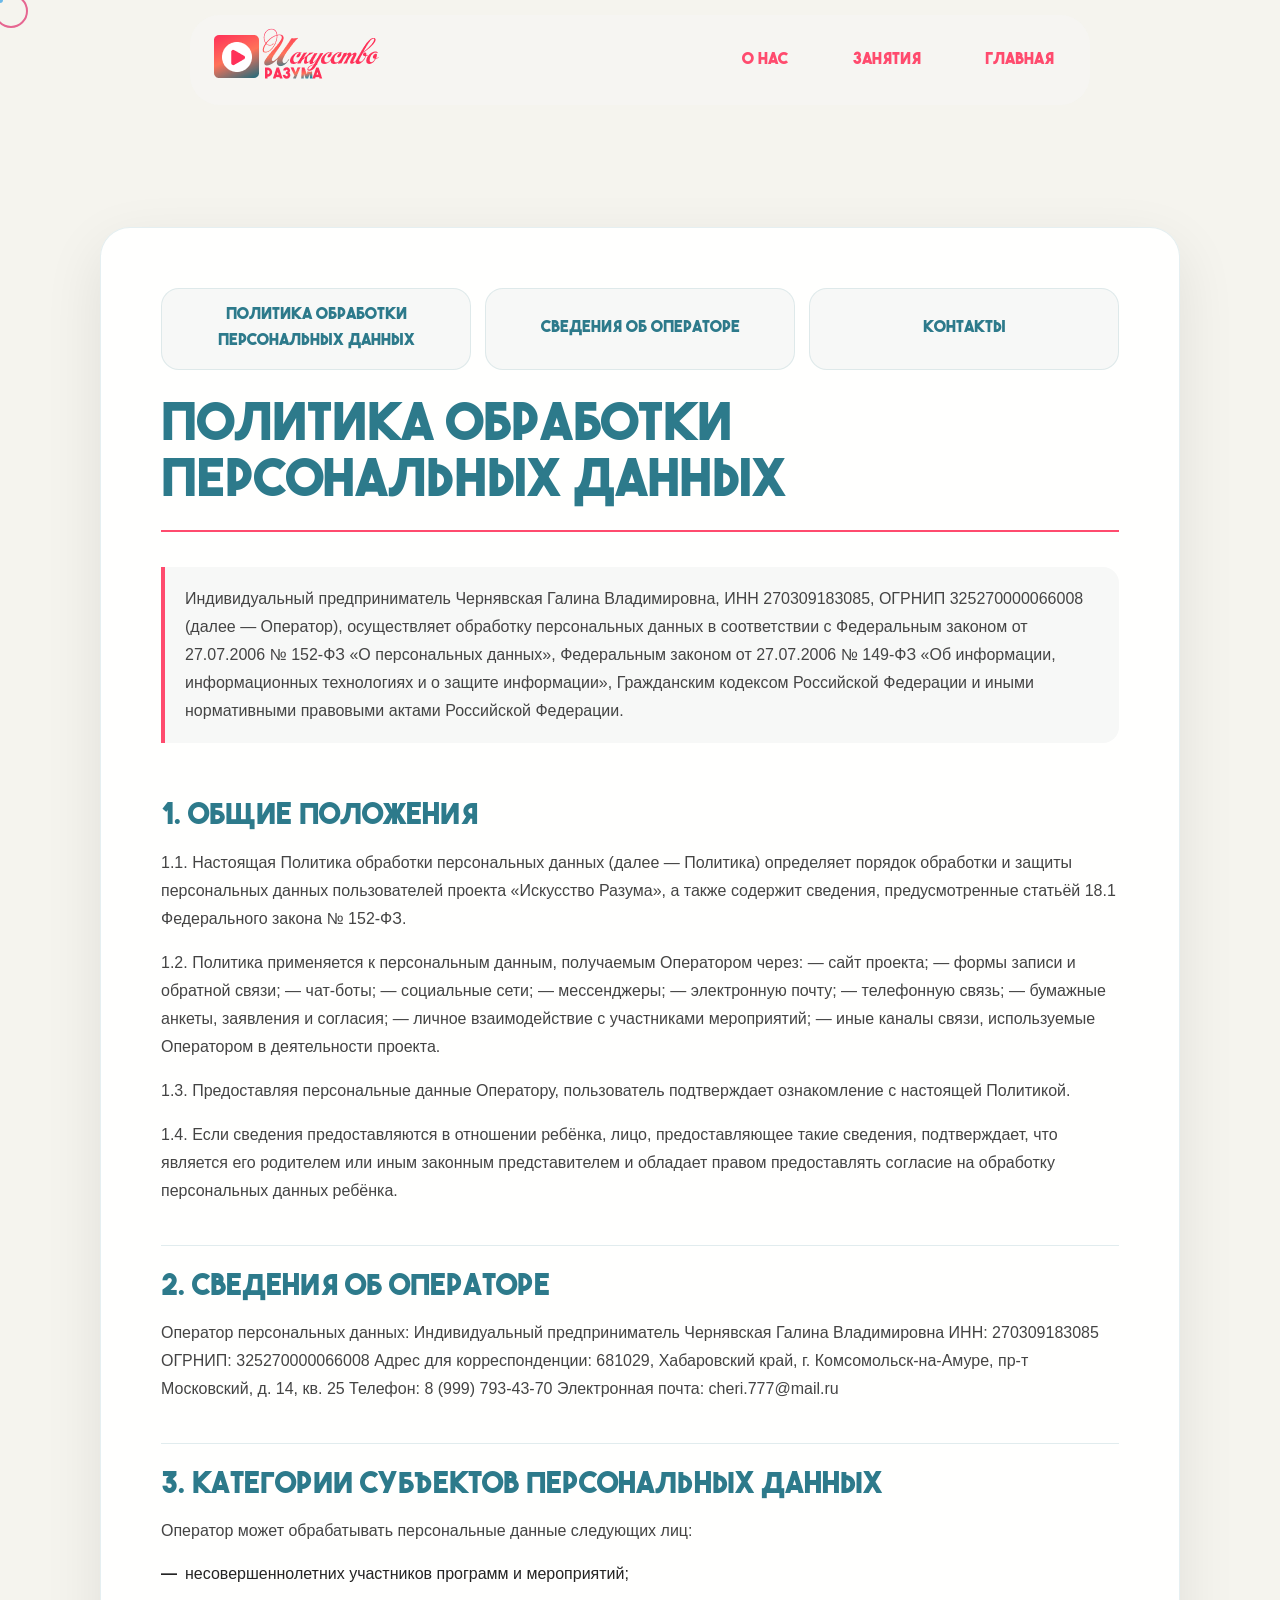
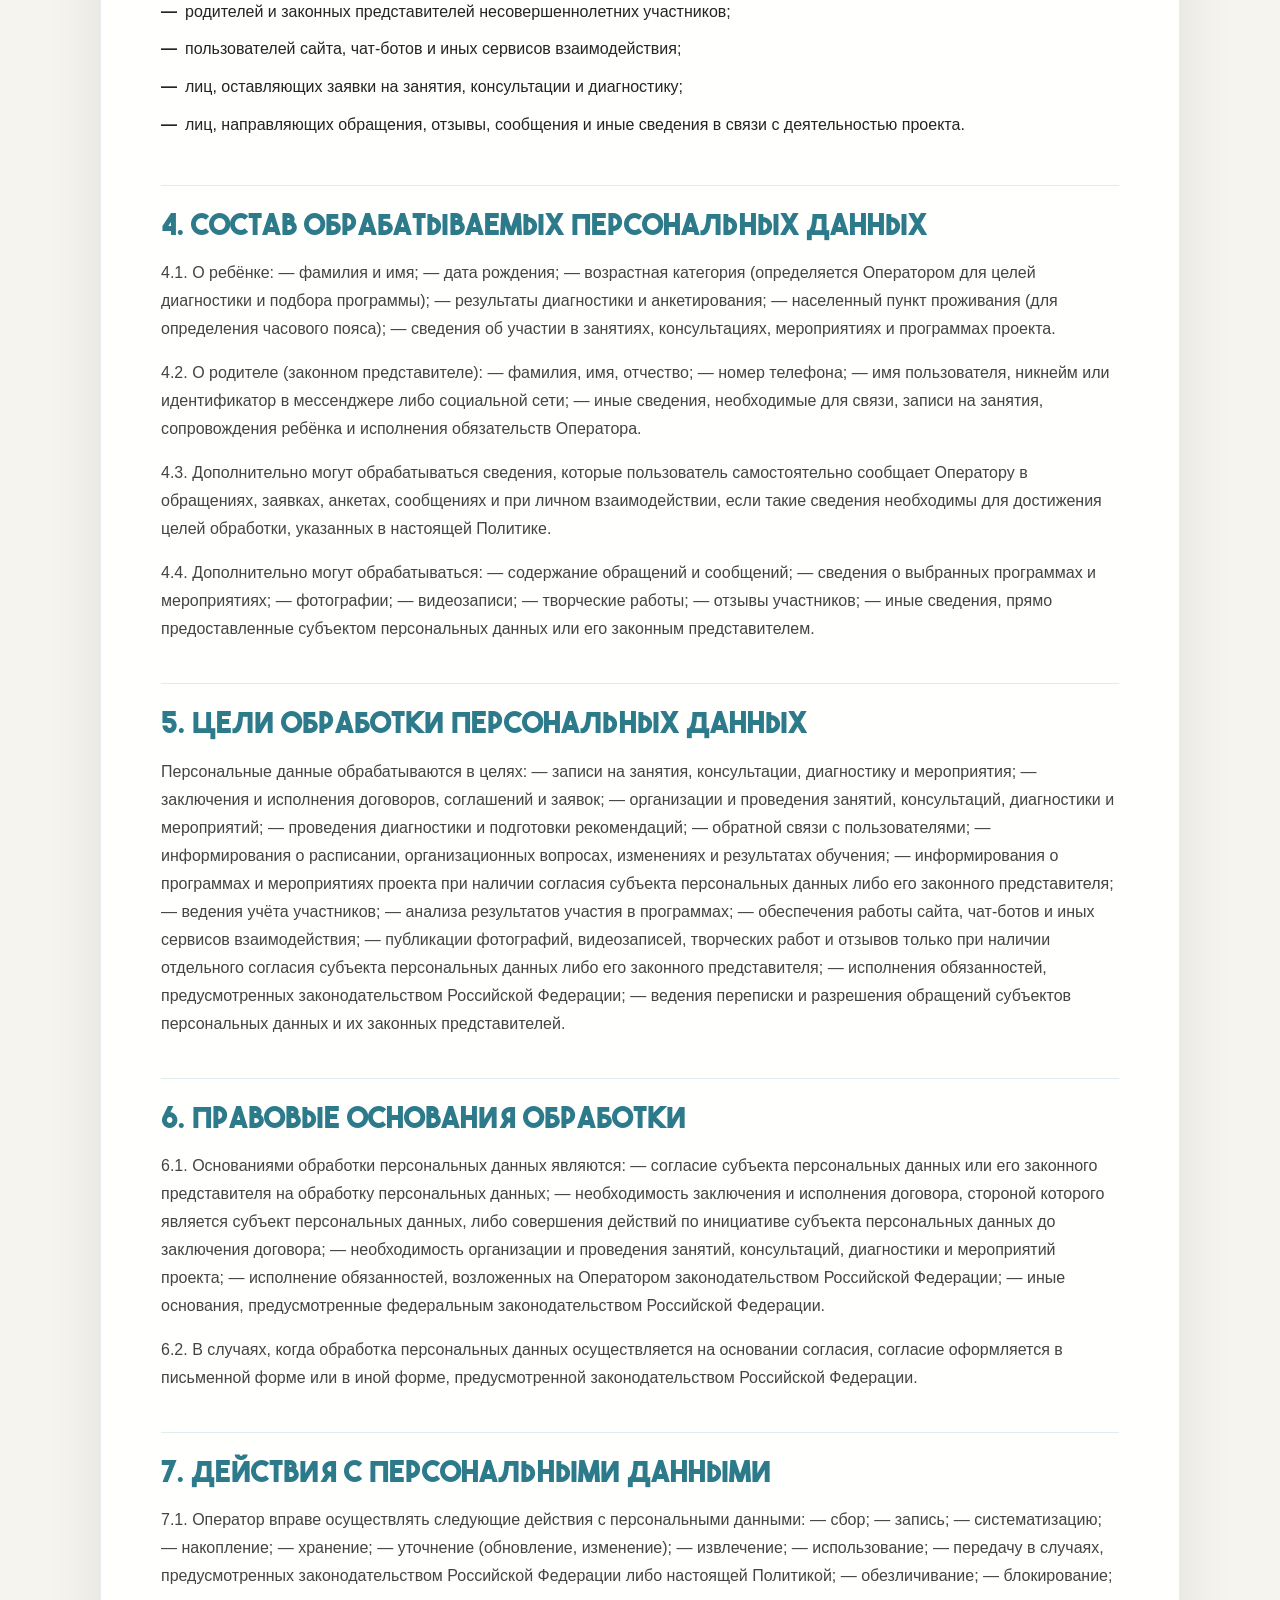
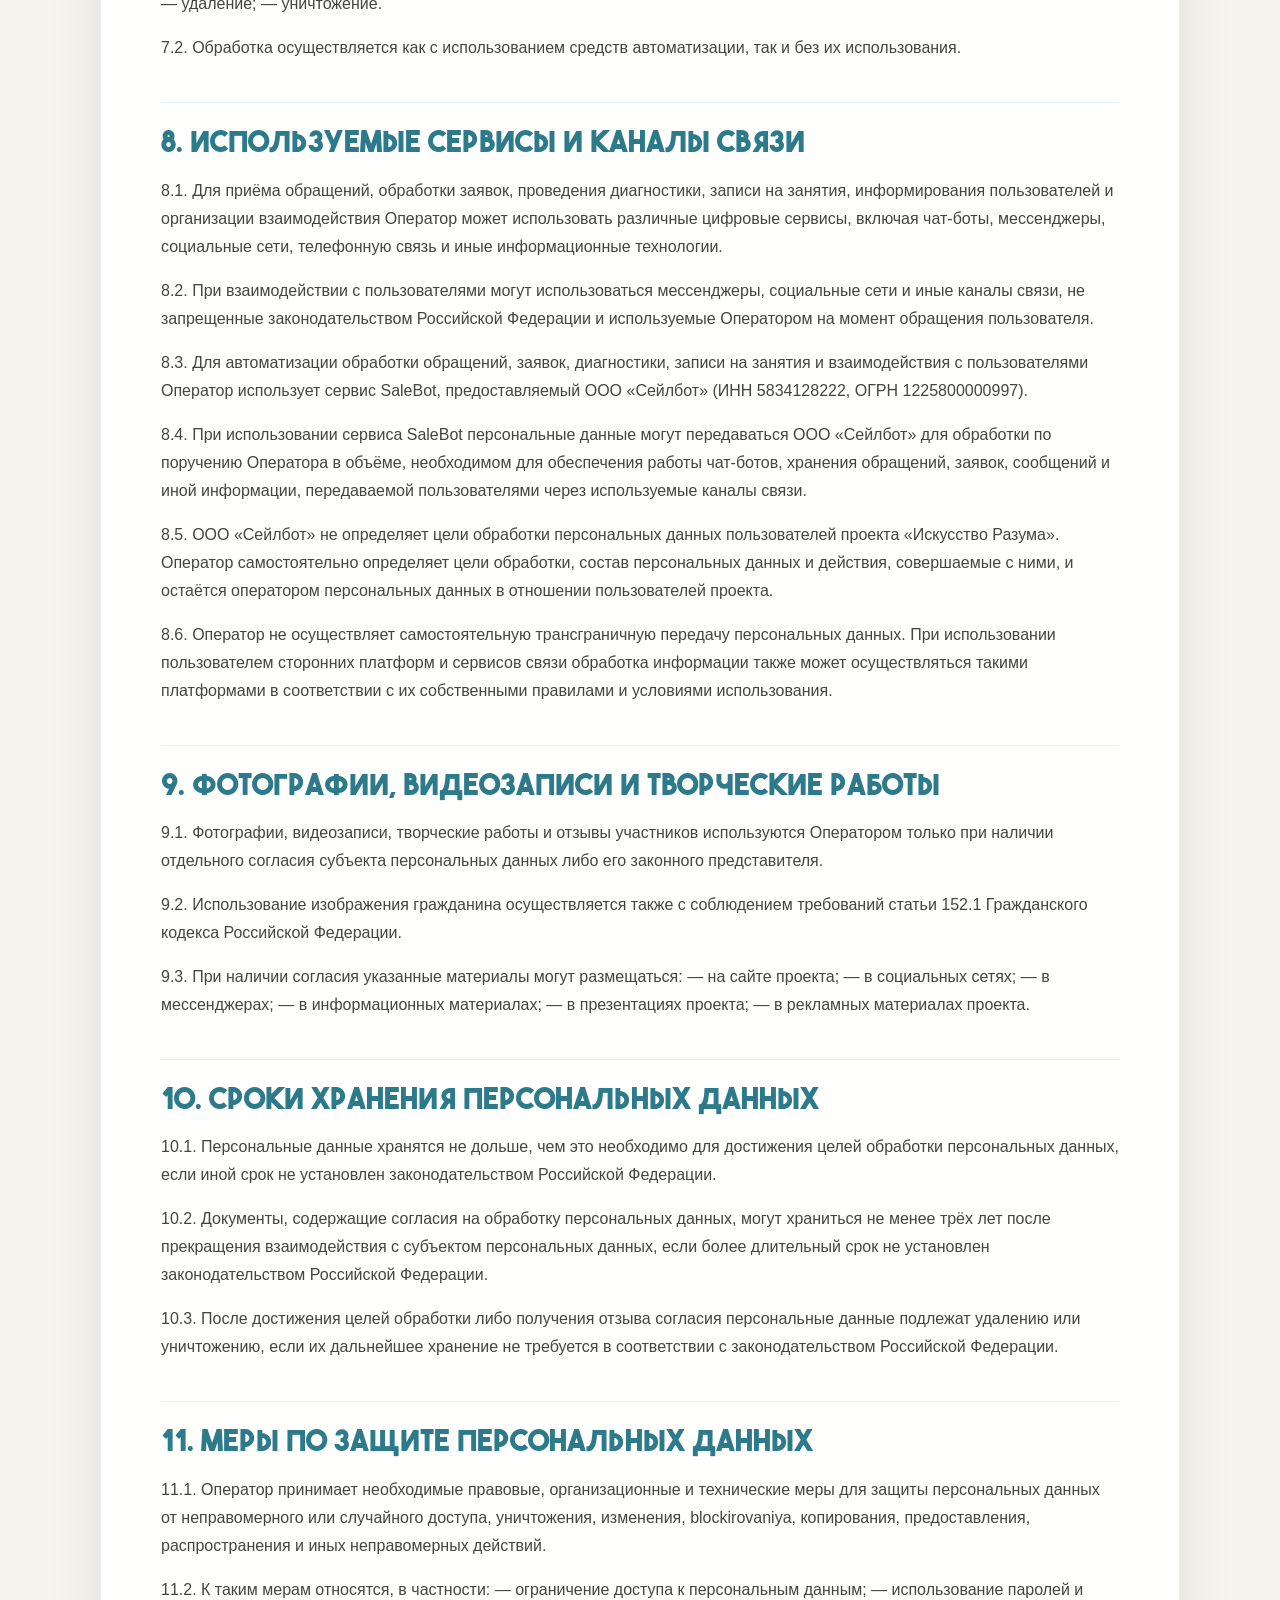
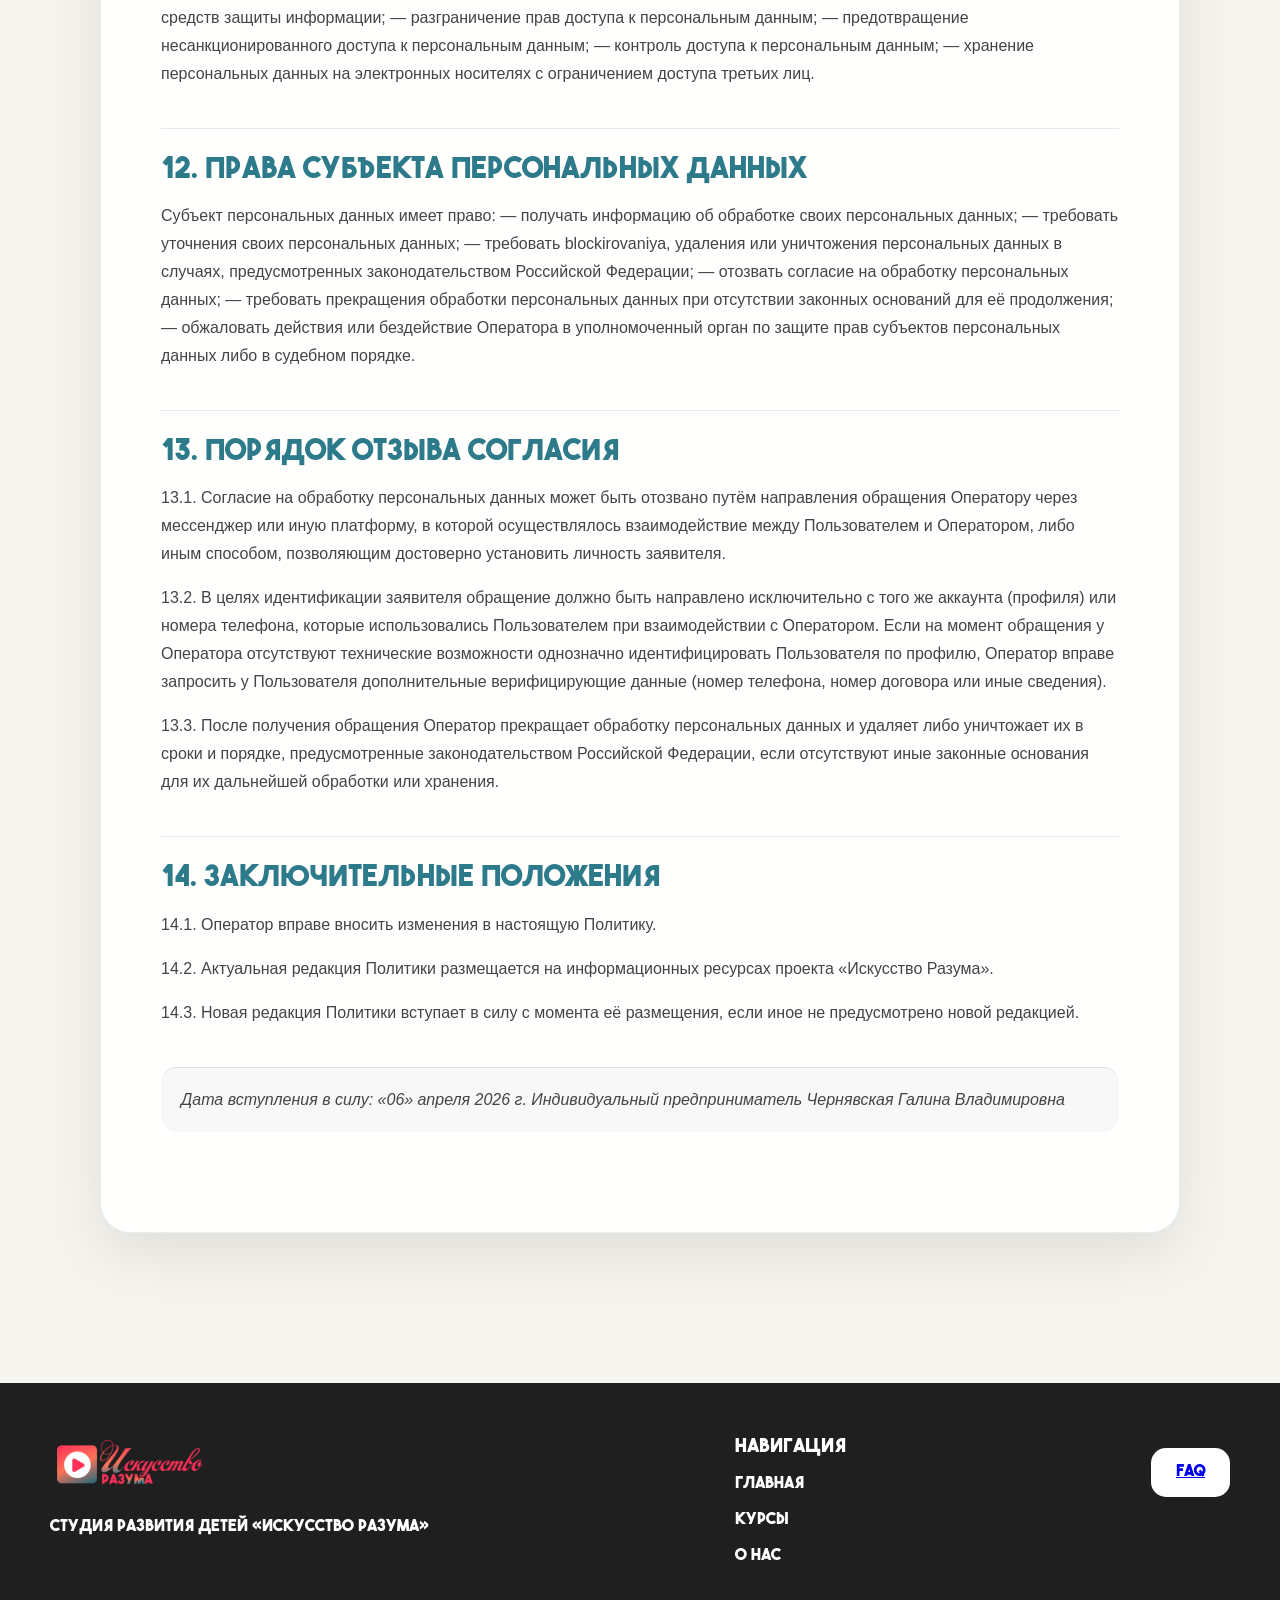
<file: FAQ.html>
<!DOCTYPE html>
<html lang="ru">
<head>
    <meta charset="UTF-8">
    <meta name="viewport" content="width=device-width, initial-scale=1.0">
    <title>Политика конфиденциальности — Искусство Разума</title>
    
    <!-- Подключение шрифта Inter -->
    <link rel="preconnect" href="https://fonts.googleapis.com">
    <link rel="preconnect" href="https://fonts.gstatic.com" crossorigin>
    <link href="https://fonts.googleapis.com/css2?family=Inter:wght@400;500;600;700&display=swap" rel="stylesheet">
    
    <link rel="stylesheet" href="css/style.css">
</head>
<body>

<!-- =====================================================
     HEADER
===================================================== -->
<header class="container header">
    <a href="index.html" class="logo-link">
        <img src="img/Frame 23.png" alt="Искусство Разума" class="logo-img">
    </a>

    <nav class="nav">
        <a href="about.html" class="nav-btn">О НАС</a>
        <a href="courses.html" class="nav-btn">ЗАНЯТИЯ</a>
        <a href="index.html" class="nav-btn">ГЛАВНАЯ</a>
    </nav>

    <button class="mobile-menu-toggle" type="button" aria-label="Открыть меню" aria-expanded="false">
        <span></span>
        <span></span>
        <span></span>
    </button>
</header>
<br>
<br>
<br>
<br>
<main class="container privacy-page">

    <div class="privacy-container">

        <div class="documents-menu" aria-label="Документы">
            <a href="#policy">Политика обработки персональных данных</a>
            <a href="#operator">Сведения об операторе</a>
            <a href="#contacts">Контакты</a>
        </div>

        <h2 class="section-title">ПОЛИТИКА ОБРАБОТКИ ПЕРСОНАЛЬНЫХ ДАННЫХ</h2>

        <p class="privacy-intro">
           Индивидуальный предприниматель Чернявская Галина Владимировна, ИНН
270309183085, ОГРНИП 325270000066008 (далее — Оператор), осуществляет обработку
персональных данных в соответствии с Федеральным законом от 27.07.2006 № 152-ФЗ «О
персональных данных», Федеральным законом от 27.07.2006 № 149-ФЗ «Об информации,
информационных технологиях и о защите информации», Гражданским кодексом
Российской Федерации и иными нормативными правовыми актами Российской Федерации.
        </p>

        <section class="privacy-section" id="policy">
            <h2>1. ОБЩИЕ ПОЛОЖЕНИЯ</h2>
            <p>1.1. Настоящая Политика обработки персональных данных (далее — Политика) определяет
порядок обработки и защиты персональных данных пользователей проекта «Искусство
Разума», а также содержит сведения, предусмотренные статьёй 18.1 Федерального закона
№ 152-ФЗ.</p>
            <p>1.2. Политика применяется к персональным данным, получаемым Оператором через:
— сайт проекта;
— формы записи и обратной связи;
— чат-боты;
— социальные сети;
— мессенджеры;
— электронную почту;
— телефонную связь;
— бумажные анкеты, заявления и согласия;
— личное взаимодействие с участниками мероприятий;
— иные каналы связи, используемые Оператором в деятельности проекта.</p>
            <p>1.3. Предоставляя персональные данные Оператору, пользователь подтверждает
ознакомление с настоящей Политикой.</p>
            <p>1.4. Если сведения предоставляются в отношении ребёнка, лицо, предоставляющее такие
сведения, подтверждает, что является его родителем или иным законным представителем и
обладает правом предоставлять согласие на обработку персональных данных ребёнка.</p>
        </section>

        <section class="privacy-section" id="operator">
            <h2>2. СВЕДЕНИЯ ОБ ОПЕРАТОРЕ</h2>
            <p>Оператор персональных данных:
                Индивидуальный предприниматель Чернявская Галина Владимировна
                ИНН: 270309183085
                ОГРНИП: 325270000066008
                Адрес для корреспонденции:
                681029, Хабаровский край, г. Комсомольск-на-Амуре, пр-т Московский, д. 14, кв. 25
                Телефон: 8 (999) 793-43-70
                Электронная почта: cheri.777@mail.ru</p>
        </section>

        <section class="privacy-section">
            <h2>3. КАТЕГОРИИ СУБЪЕКТОВ ПЕРСОНАЛЬНЫХ ДАННЫХ</h2>
            <p>Оператор может обрабатывать персональные данные следующих лиц:</p>
            <ul>
                <li>несовершеннолетних участников программ и мероприятий;</li>
                <li>родителей и законных представителей несовершеннолетних участников;</li>
                <li>пользователей сайта, чат-ботов и иных сервисов взаимодействия;</li>
                <li>лиц, оставляющих заявки на занятия, консультации и диагностику;</li>
                <li>лиц, направляющих обращения, отзывы, сообщения и иные сведения в связи с деятельностью проекта.</li>
            </ul>
        </section>

        <section class="privacy-section">
            <h2>4. СОСТАВ ОБРАБАТЫВАЕМЫХ ПЕРСОНАЛЬНЫХ ДАННЫХ</h2>
            <p>4.1. О ребёнке:
— фамилия и имя;
— дата рождения;
— возрастная категория (определяется Оператором для целей диагностики и подбора
программы);
— результаты диагностики и анкетирования;
— населенный пункт проживания (для определения часового пояса);
— сведения об участии в занятиях, консультациях, мероприятиях и программах проекта.</p>
            <p>4.2. О родителе (законном представителе):
— фамилия, имя, отчество;
— номер телефона;
— имя пользователя, никнейм или идентификатор в мессенджере либо социальной сети;
— иные сведения, необходимые для связи, записи на занятия, сопровождения ребёнка и
исполнения обязательств Оператора.</p>
            <p>4.3. Дополнительно могут обрабатываться сведения, которые пользователь самостоятельно
сообщает Оператору в обращениях, заявках, анкетах, сообщениях и при личном
взаимодействии, если такие сведения необходимы для достижения целей обработки,
указанных в настоящей Политике.</p>
            <p>4.4. Дополнительно могут обрабатываться:
— содержание обращений и сообщений;
— сведения о выбранных программах и мероприятиях;
— фотографии;
— видеозаписи;
— творческие работы;
— отзывы участников;
— иные сведения, прямо предоставленные субъектом персональных данных или его
законным представителем.</p>
        </section>

        <section class="privacy-section">
            <h2>5. ЦЕЛИ ОБРАБОТКИ ПЕРСОНАЛЬНЫХ ДАННЫХ</h2>
            <p>Персональные данные обрабатываются в целях:
— записи на занятия, консультации, диагностику и мероприятия;
— заключения и исполнения договоров, соглашений и заявок;
— организации и проведения занятий, консультаций, диагностики и мероприятий;
— проведения диагностики и подготовки рекомендаций;
— обратной связи с пользователями;
— информирования о расписании, организационных вопросах, изменениях и результатах
обучения;
— информирования о программах и мероприятиях проекта при наличии согласия
субъекта персональных данных либо его законного представителя;
— ведения учёта участников;
— анализа результатов участия в программах;
— обеспечения работы сайта, чат-ботов и иных сервисов взаимодействия;
— публикации фотографий, видеозаписей, творческих работ и отзывов только при
наличии отдельного согласия субъекта персональных данных либо его законного представителя;
— исполнения обязанностей, предусмотренных законодательством Российской
Федерации;
— ведения переписки и разрешения обращений субъектов персональных данных и их
законных представителей.</p>
        </section>

        <section class="privacy-section">
            <h2>6. ПРАВОВЫЕ ОСНОВАНИЯ ОБРАБОТКИ</h2>
            <p>6.1. Основаниями обработки персональных данных являются:
— согласие субъекта персональных данных или его законного представителя на
обработку персональных данных;
— необходимость заключения и исполнения договора, стороной которого является
субъект персональных данных, либо совершения действий по инициативе субъекта
персональных данных до заключения договора;
— необходимость организации и проведения занятий, консультаций, диагностики и
мероприятий проекта;
— исполнение обязанностей, возложенных на Оператором законодательством Российской
Федерации;
— иные основания, предусмотренные федеральным законодательством Российской
Федерации.</p>
<p>6.2. В случаях, когда обработка персональных данных осуществляется на основании
согласия, согласие оформляется в письменной форме или в иной форме, предусмотренной
законодательством Российской Федерации.</p>
        </section>

        <section class="privacy-section">
            <h2>7. ДЕЙСТВИЯ С ПЕРСОНАЛЬНЫМИ ДАННЫМИ</h2>
            <p>7.1. Оператор вправе осуществлять следующие действия с персональными данными:
— сбор;
— запись;
— систематизацию;
— накопление;
— хранение;
— уточнение (обновление, изменение);
— извлечение;
— использование;
— передачу в случаях, предусмотренных законодательством Российской Федерации либо
настоящей Политикой;
— обезличивание;
— блокирование;
— удаление;
— уничтожение.</p>
            <p>7.2. Обработка осуществляется как с использованием средств автоматизации, так и без их
использования.</p>
        </section>

        <section class="privacy-section">
            <h2>8. ИСПОЛЬЗУЕМЫЕ СЕРВИСЫ И КАНАЛЫ СВЯЗИ</h2>
            <p>8.1. Для приёма обращений, обработки заявок, проведения диагностики, записи на занятия,
информирования пользователей и организации взаимодействия Оператор может
использовать различные цифровые сервисы, включая чат-боты, мессенджеры, социальные
сети, телефонную связь и иные информационные технологии.</p>
            <p>8.2. При взаимодействии с пользователями могут использоваться мессенджеры, социальные сети и
иные каналы связи, не запрещенные законодательством Российской Федерации и используемые
Оператором на момент обращения пользователя.</p>
            <p>8.3. Для автоматизации обработки обращений, заявок, диагностики, записи на занятия и
взаимодействия с пользователями Оператор использует сервис SaleBot, предоставляемый
ООО «Сейлбот» (ИНН 5834128222, ОГРН 1225800000997).</p>
            <p>8.4. При использовании сервиса SaleBot персональные данные могут передаваться ООО
«Сейлбот» для обработки по поручению Оператора в объёме, необходимом для
обеспечения работы чат-ботов, хранения обращений, заявок, сообщений и иной
информации, передаваемой пользователями через используемые каналы связи.</p>
            <p>8.5. ООО «Сейлбот» не определяет цели обработки персональных данных пользователей
проекта «Искусство Разума». Оператор самостоятельно определяет цели обработки, состав
персональных данных и действия, совершаемые с ними, и остаётся оператором
персональных данных в отношении пользователей проекта.</p>
            <p>8.6. Оператор не осуществляет самостоятельную трансграничную передачу персональных
данных. При использовании пользователем сторонних платформ и сервисов связи
обработка информации также может осуществляться такими платформами в соответствии
с их собственными правилами и условиями использования.</p>
        </section>

        <section class="privacy-section">
            <h2>9. ФОТОГРАФИИ, ВИДЕОЗАПИСИ И ТВОРЧЕСКИЕ РАБОТЫ</h2>
            <p>9.1. Фотографии, видеозаписи, творческие работы и отзывы участников используются
Оператором только при наличии отдельного согласия субъекта персональных данных либо
его законного представителя.</p>
            <p>9.2. Использование изображения гражданина осуществляется также с соблюдением
требований статьи 152.1 Гражданского кодекса Российской Федерации.</p>
            <p>9.3. При наличии согласия указанные материалы могут размещаться:
— на сайте проекта;
— в социальных сетях;
— в мессенджерах;
— в информационных материалах;
— в презентациях проекта;
— в рекламных материалах проекта.</p>
        </section>

        <section class="privacy-section">
            <h2>10. СРОКИ ХРАНЕНИЯ ПЕРСОНАЛЬНЫХ ДАННЫХ</h2>
            <p>10.1. Персональные данные хранятся не дольше, чем это необходимо для достижения целей
обработки персональных данных, если иной срок не установлен законодательством
Российской Федерации.</p>
            <p>10.2. Документы, содержащие согласия на обработку персональных данных, могут
храниться не менее трёх лет после прекращения взаимодействия с субъектом персональных
данных, если более длительный срок не установлен законодательством Российской
Федерации.</p>
            <p>10.3. После достижения целей обработки либо получения отзыва согласия персональные
данные подлежат удалению или уничтожению, если их дальнейшее хранение не требуется
в соответствии с законодательством Российской Федерации.</p>
        </section>

        <section class="privacy-section">
            <h2>11. МЕРЫ ПО ЗАЩИТЕ ПЕРСОНАЛЬНЫХ ДАННЫХ</h2>
            <p>11.1. Оператор принимает необходимые правовые, организационные и технические меры
для защиты персональных данных от неправомерного или случайного доступа,
уничтожения, изменения, blockirovaniya, копирования, предоставления, распространения и
иных неправомерных действий.</p>
            <p>11.2. К таким мерам относятся, в частности:
— ограничение доступа к персональным данным;
— использование паролей и средств защиты информации;
— разграничение прав доступа к персональным данным;
— предотвращение несанкционированного доступа к персональным данным;
— контроль доступа к персональным данным;
— хранение персональных данных на электронных носителях с ограничением доступа
третьих лиц.</p>
        </section>

        <section class="privacy-section">
            <h2>12. ПРАВА СУБЪЕКТА ПЕРСОНАЛЬНЫХ ДАННЫХ</h2>
            <p>Субъект персональных данных имеет право:
— получать информацию об обработке своих персональных данных;
— требовать уточнения своих персональных данных;
— требовать blockirovaniya, удаления или уничтожения персональных данных в случаях,
предусмотренных законодательством Российской Федерации;
— отозвать согласие на обработку персональных данных;
— требовать прекращения обработки персональных данных при отсутствии законных
оснований для её продолжения;
— обжаловать действия или бездействие Оператора в уполномоченный орган по защите
прав субъектов персональных данных либо в судебном порядке.</p>
        </section>

        <section class="privacy-section">
            <h2>13. ПОРЯДОК ОТЗЫВА СОГЛАСИЯ</h2>
            <p>13.1. Согласие на обработку персональных данных может быть отозвано путём направления
обращения Оператору через мессенджер или иную платформу, в которой осуществлялось
взаимодействие между Пользователем и Оператором, либо иным способом, позволяющим
достоверно установить личность заявителя.</p>
            <p>13.2. В целях идентификации заявителя обращение должно быть направлено
исключительно с того же аккаунта (профиля) или номера телефона, которые
использовались Пользователем при взаимодействии с Оператором. Если на момент
обращения у Оператора отсутствуют технические возможности однозначно
идентифицировать Пользователя по профилю, Оператор вправе запросить у Пользователя
дополнительные верифицирующие данные (номер телефона, номер договора или иные
сведения).</p>
            <p>13.3. После получения обращения Оператор прекращает обработку персональных данных
и удаляет либо уничтожает их в сроки и порядке, предусмотренные законодательством
Российской Федерации, если отсутствуют иные законные основания для их дальнейшей
обработки или хранения.</p>
        </section>
        
        <section class="privacy-section">
            <h2>14. ЗАКЛЮЧИТЕЛЬНЫЕ ПОЛОЖЕНИЯ</h2>
            <p>14.1. Оператор вправе вносить изменения в настоящую Политику.</p>
            <p>14.2. Актуальная редакция Политики размещается на информационных ресурсах проекта
«Искусство Разума».</p>
            <p>14.3. Новая редакция Политики вступает в силу с момента её размещения, если иное не
предусмотрено новой редакцией.</p>
            <p class="policy-date">Дата вступления в силу: «06» апреля 2026 г.
Индивидуальный предприниматель Чернявская Галина Владимировна</p>
        </section>

    </div>

</main>

<!-- =====================================================
     FOOTER
===================================================== -->
<footer id="contacts">

        <div class="footer-left">

            <img

                src="img/Frame 23.png"

                

            >

            <p>

                Студия развития детей

                «Искусство Разума»

            </p>

        </div>

        <div class="footer-center">

            <h3>

                Навигация

            </h3>

            <a href="index.html">

                Главная

            </a>

            <a href="courses.html">

                Курсы

            </a>

            <a href="about.html">

                О нас

            </a>

        </div>

        <div class="footer-right">


             <a
            href="FAQ.html"
            class="faq-btn"
        >
            FAQ
        </a>

        </div>

    </footer>


<script src="js/script.js" defer></script>
<script src="js/cloudflare-api.js" defer></script>
<script src="js/cms.js" defer></script>
</body>
</html>
</file>
<file: css/style.css>
/* ---------- 0. ШРИФТЫ И ПЕРЕМЕННЫЕ ---------- */

@font-face {
    font-family: "SchoolTitle";
  src: url("../fonts/TheBoldFontPro(CyrLat)-Bold.ttf") format("truetype"),
         url("../fonts/TheBoldFontPro(CyrLat)-Bold.woff2") format("woff2");
    font-weight: 400;
    font-style: normal;
}

@font-face {
    font-family: "SchoolText";
    src: url("../fonts/TheBoldFontPro(CyrLat)-Bold.ttf") format("truetype"),
         url("../fonts/TheBoldFontPro(CyrLat)-Bold.woff2") format("woff2");
    font-weight: 700;
    font-style: normal;
}

/* @font-face {
    font-family: "ArtMind";
    src: url("../fonts/ArtMind.woff2") format("woff2"),
         url("../fonts/ArtMind.ttf") format("truetype");
    font-weight: 400;
    font-style: normal;
} */

:root{
    --green:#1b2d1c;
    --beige:#ddddc6;
    --gold:#d9b215;
    --light:#f7f6f2;
    --radius:24px;
    --shadow: 0 12px 35px rgba(0,0,0,.08);
    --transition:.35s ease;
}

/* ---------- 1. ГЛОБАЛЬНЫЕ НАСТРОЙКИ ---------- */

*{
    margin:0;
    padding:0;
    box-sizing:border-box;
}

html{
    scroll-behavior:smooth;
    overflow-x:hidden;
}

body{
    margin:0;
    background: var(--light);
    color:#222;
    /* Единый базовый шрифт для всего документа до переопределения */
    font-family: Arial, sans-serif;
    line-height: 1.6;
}

/* Переопределение базовых тегов после body */
h1,
h2,
h3,
h4,
p,
a,
button,
input,
select,
textarea {
    font-family: inherit;
    line-height: inherit;
}

/* Специфичные семейства шрифтов */
h1,
/* h2, */
.hero-title,
.logo {
    font-family: "SchoolTitle";
    font-weight: 400;
    line-height: 1.05;
}

h2,
h3,
h4,
p,
a,
button,
input,
.select {
    font-family: "SchoolText";
}

/* ---------- 2. ХЕДЕР И ОБЩИЕ ЭЛЕМЕНТЫ ---------- */

header{
    position: fixed;
    top: 15px;
    left: 50%;
    transform: translateX(-50%);
    width: calc(100% - 30px);
    max-width: 1200px;
    height: 90px;
    z-index: 1000;
    display: flex;
    justify-content: space-between;
    align-items: center;
    padding: 15px 30px;
    background: rgba(247, 247, 247, 0.555);
    border-radius: 30px;
}

.logo img{
    height:55px;
    display: block;
}

nav a{
    text-decoration:none;
    margin-left:20px;
    color:#FF4B6E;
    font-weight:bold;
    transition: color var(--transition);
}
.nav-btn{
     overflow:hidden;
    position: relative;
    padding: 10px 20px;
    border-radius: 30px;
    color: #FF4B6E;
    transition: all var(--transition);
    text-decoration: none;
}

.nav-btn::before{
    content:"";
    position:absolute;
    left:50%;
    top:50%;
    width:0;
    height:0;
    background:#FF4B6E;
    border-radius:40px;
    transform:translate(-50%,-50%);
    transition:width var(--transition), height var(--transition);
    z-index:-1;
}

.nav-btn:hover::before{
    width:110%;
    height:110%;
}

.nav-btn:hover{
    color:#2D7A8B;
}

footer{
    background:#1f1f1f;
    color:white;
    margin-top:80px;
    padding:50px;
    display:flex;
    justify-content:space-between;
    align-items:flex-start;
    gap:40px;
    flex-wrap:wrap;
}

.footer-left img{
    height:60px;
    margin-bottom:15px;
}

.footer-center,
.footer-right{
    display:flex;
    flex-direction:column;
    gap:10px;
}

.footer-center a{
    color:white;
    text-decoration:none;
    transition:.3s;
}

.footer-center a:hover{
    color:#FF4B6E;
}

.faq-btn{
    margin-top:15px;
    border:none;
    padding:12px 25px;
    border-radius:15px;
    background:rgb(255, 255, 255);
    cursor:pointer;
    font-weight:700;
    transition: var(--transition);
}

/* Кнопка скролла вверх */
#scrollTopBtn{
    position:fixed;
    bottom:30px;
    left:50%;
    transform:translateX(-50%);
    width:60px;
    height:60px;
    border:none;
    border-radius:50%;
    background:#FF4B6E;
    color:white;
    font-size:28px;
    cursor:pointer;
    z-index:9999;
    opacity:0;
    visibility:hidden;
    transition:.3s;
    box-shadow: 0 8px 20px rgba(0,0,0,.25);
}

#scrollTopBtn.show{
    opacity:1;
    visibility:visible;
}

#scrollTopBtn:hover{
    transform: translateX(-50%) translateY(-5px);
    background:#FF4B6E;
}

/* ---------- 3. ГЛАВНАЯ СТРАНИЦА (HERO) ---------- */

.course{
    background:
    linear-gradient(
        135deg,
        rgba(255,255,255,.95),
        rgba(255,255,255,.75)
    );
    backdrop-filter:blur(10px);
}

.slide::before{
    content:"";
    position:absolute;
    inset:0;
    background:
    linear-gradient(
        rgba(0,0,0,.45),
        rgba(0,0,0,.35)
    );
    z-index:1;
}

.hero-slider{
    position:relative;
    width:100%;
    height:100vh;
    overflow:hidden;
}

.slide{
    position:absolute;
    width:100%;
    height:100%;
    opacity:0;
    transition:opacity 1s ease-in-out;
}

.slide.active{
    opacity:1;
}

.slide img{
    width:100%;
    height:100%;
    object-fit:cover;
}
.slide-list{
    color:#fff;
    margin-top:20px;
    text-align:left;
    padding-left:25px;
    font-size:22px;
}

.slide-list li{
    margin-bottom:10px;
}

.slide-content{
    position:absolute;
    z-index:2;
    left:50%;
    top:50%;
    transform:translate(-50%,-50%);
    max-width:1100px;
    text-align:center;
    padding:40px;
    backdrop-filter:blur(10px);
    background:rgba(255, 255, 255, 0.08);
    border:1px solid rgba(255,255,255,.15);
    border-radius:30px;
}

.slide.active .slide-content{
    animation:slideText .8s ease forwards;
}

@keyframes slideText{
    from{
        opacity:0;
        transform: translate(-50%,-40%);
    }
    to{
        opacity:1;
        transform: translate(-50%,-50%);
    }
}

.slide-content h2{
    color:white;
    font-size:30px;
    line-height:1.15;
    max-width:800px;
    margin:auto;
    text-shadow: 0 4px 20px rgba(227, 227, 227, 0.5);
}

.slider-dots{
    position:absolute;
    bottom:40px;
    left:50%;
    transform:translateX(-50%);
   z-index: 8; /* Меньше, чем у кнопок */
}

.dot{
    width:14px;
    height:14px;
    border-radius:50%;
    background:white;
    opacity:.4;
    cursor:pointer;
    transition: all var(--transition);
}

.dot.active{
    opacity:1;
    transform:scale(1.3);
    background:#FF4B6E;
}

.slider-btn{
    position:absolute;
    top:50%;
    transform:translateY(-50%);
    width:70px;
    height:70px;
    border:none;
    border-radius:50%;
    background:rgba(250, 250, 250, 0.2);
    color:white;
    font-size:30px;
    cursor:pointer;
    z-index:100;
    transition: all var(--transition);
}

.prev{ left:20px; }
.next{ right:20px; }

.slider-btn:hover{
    transform:scale(1.12) translateY(-50%);
    background:white;
    color:#222;
}

.hero-buttons{
    display:flex;
    justify-content:center;
    gap:20px;
    flex-wrap:wrap;
    position:absolute;
    left: 50%;
    transform: translateX(-50%); /* Центрируем горизонтально */
    bottom: 18%; /* <--- ВНИМАНИЕ НА ЭТО ЗНАЧЕНИЕ! */
    z-index: 9; /* Над точками навигации (.dot) */
}

.hero-btn{
    background:#FF4B6E;
    color:white;
    text-decoration:none;
    padding:16px 25px;
    border-radius:18px;
    font-weight:700;
    transition:all var(--transition);
    display:inline-flex;
    align-items:center;
    justify-content:center;
}

.hero-btn:hover{
    background:#FF4B6E;
    transform:translateY(-3px);
}

/* ---------- 4. РАЗДЕЛ СПЕЦИАЛИСТОВ ---------- */

.teacher-section{
    width:100%;
    min-height:600px;
    display:flex;
    align-items:flex-end;      /* Фото прижимаются вниз */
    justify-content:space-between;
    padding:0;
    overflow:hidden;
}

.teacher-info{
    width:55%;
    margin:40px;
    background:#fff;
    border-radius:35px;
    padding:35px;
    z-index:2;
}


.teacher-photo{
    width:45%;
    height:600px;
    display:flex;
    align-items:flex-end;      /* Фото стоит на "полу" */
}

.teacher-photo img{
    width:100%;
    height:100%;
    object-fit:contain;
    object-position:bottom;
    display:block;
}

.teacher-title .blue{
    display:block;
    font-size:58px;
    color:#2D7A8B;
    font-weight:900;
}

.teacher-title .red{
    display:block;
    font-size:46px;
    color:#FF4B6E;
    font-weight:900;
}

.teacher-title .sub{
    display:block;
    font-size:22px;
    color:#FF4B6E;
    margin-top:10px;
}

.pink-section{ background:#FF4B6E; }
.orange-section{ background:#FF7258; }

.teacher-info h2{
    font-size:48px;
    margin-bottom:30px;
    color:#FF4B6E;
}

.teacher-text{
    display:flex;
    gap:40px;
}

.teacher-text p{
    flex:1;
}

/* ---------- 5. ЛУЧШИЕ ПРОДАЖИ ---------- */

.bestsellers{
    background:#2D7A8B;
    padding:100px 0;
}

.section-title{
    text-align:center;
    font-size:48px;
    font-weight:700;
    margin-bottom:50px;
    color:#ffffff;
}

.best-grid{
    display:grid;
    grid-template-columns: repeat(auto-fit, minmax(260px, 280px));
    justify-content:center;
    gap:25px;
}

.bestseller{
    display:flex;
    flex-direction:column;
    min-height:430px;
    background:white;
    border-radius:25px;
    overflow:hidden;
    box-shadow:0 5px 11px rgba(0,0,0,.08);
    position:relative;
    transition:transform var(--transition);
}

.bestseller:hover{
    transform:translateY(-8px);
}

.badge{
    position:absolute;
    top:10px;
    left:10px;
    background:#FF4B6E;
    color:white;
    padding:6px 14px;
    border-radius:20px;
    font-size:12px;
    font-weight:700;
    z-index:10;
}

.new{
    background:#FF7258;
}

.course-photo{
    height:180px;
    background:#efefef;
    overflow:hidden;
}

.course-photo img{
    width:100%;
    height:100%;
    object-fit:cover;
}

.bestseller h3{
    padding:15px 15px 5px;
    font-size:22px;
    overflow-wrap: break-word;
    word-break: break-word;
}

.course-desc{
    flex: 1;
    padding:0 15px;
    color:#666666;
    line-height:1.5;
    overflow-wrap:break-word;
}

.price{
    padding:10px 15px;
    font-size:28px;
    font-weight:bold;
    color:#ff4f87;
}

.free{
    color:#17a34a;
}

.course-btn{
    margin-top:auto;
    width:calc(100% - 20px);
    height:50px;
    margin:15px 10px;
    border:none;
    border-radius:15px;
    background:#FF4B6E;
    color:white;
    text-decoration:none;
    display:flex;
    justify-content:center;
    align-items:center;
    font-weight:700;
    transition:background var(--transition), transform var(--transition);
    cursor:pointer;
}

.course-btn:hover{
    background:#FF4B6E;
    transform:translateY(-3px);
}

/* ---------- 6. РЕГИСТРАЦИЯ ---------- */

.registration{
    max-width:1000px;
    margin:120px auto;
    background:white;
    padding:50px;
    border-radius:35px;
    box-shadow:0 10px 30px rgba(0,0,0,.08);
}

.registration h2{
    text-align:center;
    font-size:42px;
    margin-bottom:10px;
    color:#2D7A8B;
}

.form-subtitle{
    text-align:center;
    color:#666;
    margin-bottom:40px;
}

.register-form{
    display:flex;
    flex-direction:column;
    gap:20px;
}

.form-row{
    display:grid;
    grid-template-columns:1fr 1fr;
    gap:20px;
}

.input-group{
    display:flex;
    flex-direction:column;
}

.input-group label{
    margin-bottom:8px;
    font-weight:600;
    color:#444;
}

.input-group input,
.input-group select,
.input-group textarea{
    padding:15px;
    border:2px solid #ececec;
    border-radius:15px;
    font-size:16px;
    transition:border-color var(--transition);
}

.input-group input:focus,
.input-group select:focus,
.input-group textarea:focus{
    outline:none;
    border-color:#FF4B6E;
}

.checkbox{
    display:flex;
    align-items:center;
    gap:10px;
}

.submit-btn{
    height:60px;
    border:none;
    border-radius:15px;
    background:#FF4B6E;
    color:white;
    font-size:18px;
    font-weight:700;
    cursor:pointer;
    transition:all var(--transition);
}

.submit-btn:hover{
    background:#FF4B6E;
    transform:translateY(-3px);
}

/* ---------- 7. СТРАНИЦА "О НАС" ---------- */

/* =========================================================
   ABOUT — ОСНОВНОЙ ФОН СТРАНИЦЫ
========================================================= */

body {
    background: #2D7A8B;
}


/* =========================================================
   ABOUT — ГЛАВНЫЙ ЭКРАН
========================================================= */

.about-hero {
    position: relative;

    width: 100%;
    min-height: 100vh;

    display: flex;
    align-items: center;
    justify-content: center;

    padding: 120px 20px 60px;

    box-sizing: border-box;

    background-image:
        linear-gradient(
            rgba(20, 50, 60, 0.45),
            rgba(20, 50, 60, 0.60)
        ),
        url("../img/about-main.jpg");

    background-size: cover;
    background-position: center;
    background-repeat: no-repeat;
}


/* =========================================================
   СТЕКЛЯННЫЙ БЛОК НА ГЛАВНОМ ЭКРАНЕ
========================================================= */

.about-hero__glass {
    width: min(850px, 90%);

    padding: 50px 60px;

    box-sizing: border-box;

    text-align: center;

    border-radius: 30px;

    background: rgba(255, 255, 255, 0.15);

    border: 1px solid rgba(255, 255, 255, 0.40);

    backdrop-filter: blur(14px);
    -webkit-backdrop-filter: blur(14px);

    box-shadow:
        0 15px 45px rgba(0, 0, 0, 0.25);
}


/* ГЛАВНЫЙ ЗАГОЛОВОК */

.about-hero__glass h1 {
    margin: 0 0 25px;

    font-family: "SchoolTitle", sans-serif;

    font-size: clamp(50px, 7vw, 95px);

    line-height: 1;

    color: #FF4B6E;
}


/* ОБЫЧНЫЙ ТЕКСТ */

.about-hero__glass p {
    margin: 0 auto;

    max-width: 750px;

    font-family: "SchoolText", sans-serif;

    font-size: clamp(18px, 2vw, 27px);

    line-height: 1.5;

    color: #ffffff;
}


/* =====================================================
   БЛОК ДИПЛОМОВ
===================================================== */

.diploma-section {
    width: 100%;

    padding: 80px 8%;

    box-sizing: border-box;

    display: grid;

    grid-template-columns: repeat(3, 1fr);

    gap: 25px;

    background: #2D7A8B;
}


/* КАРТОЧКИ */

.diploma-card {
    min-height: 230px;

    padding: 35px 25px;

    border: 1px solid rgba(255,255,255,0.45);

    border-radius: 30px;

    background: rgba(255,255,255,0.14);

    backdrop-filter: blur(12px);
    -webkit-backdrop-filter: blur(12px);

    cursor: pointer;

    text-align: center;

    transition: 0.3s ease;

    box-shadow:
        0 10px 30px rgba(0,0,0,0.12);
}


.diploma-card:hover {
    transform: translateY(-8px);

    background: rgba(255,255,255,0.22);

    box-shadow:
        0 20px 40px rgba(0,0,0,0.2);
}


.diploma-card h3 {
    margin: 0 0 18px;

    font-family: "SchoolTitle", sans-serif;

    font-size: 34px;

    line-height: 1.1;

    color: #FF4B6E;
}


.diploma-card p {
    margin: 0;

    font-family: "SchoolText", sans-serif;

    font-size: 18px;

    line-height: 1.5;

    color: white;
}


/* =====================================================
   ВСПЛЫВАЮЩЕЕ ОКНО
===================================================== */

.diploma-popup {

    position: fixed;

    inset: 0;

    z-index: 10000;

    display: none;

    align-items: center;

    justify-content: center;

    padding: 20px;

    box-sizing: border-box;

    background: rgba(0,0,0,0.75);
}


/* КОГДА ОКНО ОТКРЫТО */

.diploma-popup.show {
    display: flex;
}


/* БЕЛОЕ ОКНО */

.diploma-popup-box {

    position: relative;

    width: min(1000px, 95vw);

    max-height: 90vh;

    overflow-y: auto;

    padding: 45px;

    box-sizing: border-box;

    border-radius: 30px;

    background: white;

    box-shadow:
        0 25px 80px rgba(0,0,0,0.4);
}


/* ЗАГОЛОВОК */

.diploma-popup-box h2 {

    margin: 0 60px 35px 0;

    font-family: "SchoolTitle", sans-serif;

    font-size: 45px;

    line-height: 1.1;

    color: #FF4B6E;
}


/* КРЕСТИК */

.diploma-popup-close {

    position: absolute;

    top: 15px;

    right: 15px;

    width: 50px;

    height: 50px;

    border: none;

    border-radius: 50%;

    background: #FF4B6E;

    color: white;

    font-size: 35px;

    line-height: 45px;

    cursor: pointer;

    transition: 0.25s ease;
}


.diploma-popup-close:hover {

    transform: rotate(90deg);

    background: #e83d5f;
}


/* =====================================================
   ФОТОГРАФИИ
===================================================== */

.diploma-photos {

    display: grid;

    grid-template-columns: repeat(3, 1fr);

    gap: 20px;
}


.diploma-photos img {

    width: 100%;

    height: 300px;

    display: block;

    object-fit: contain;

    padding: 10px;

    box-sizing: border-box;

    border-radius: 18px;

    background: #f3f3f3;
}


/* =====================================================
   ТЕЛЕФОН
===================================================== */

@media (max-width: 900px) {

    .diploma-section {

        grid-template-columns: 1fr;

        padding: 60px 20px;

    }


    .diploma-card {

        min-height: 180px;

    }


    .diploma-popup-box {

        padding: 35px 20px 25px;

    }


    .diploma-popup-box h2 {

        font-size: 35px;

    }


    .diploma-photos {

        grid-template-columns: 1fr;

    }


    .diploma-photos img {

        height: 350px;

    }

}
.stats {
    width: 100%;

    display: grid;

    grid-template-columns: repeat(4, 1fr);

    gap: 25px;

    padding: 80px 8%;

    box-sizing: border-box;

    background: #2D7A8B;
}


.stat {
    min-height: 210px;

    padding: 30px;

    display: flex;

    flex-direction: column;

    align-items: center;

    justify-content: center;

    box-sizing: border-box;

    text-align: center;

    border-radius: 30px;

    border: 1px solid rgba(255, 255, 255, 0.4);

    background: rgba(255, 255, 255, 0.15);

    backdrop-filter: blur(12px);
    -webkit-backdrop-filter: blur(12px);

    box-shadow:
        0 10px 25px rgba(0, 0, 0, 0.12);
}


.stat h2 {
    margin: 0 0 15px;

    font-family: "SchoolTitle", sans-serif;

    font-size: clamp(48px, 5vw, 75px);

    line-height: 1;

    color: #FF4B6E;
}


.stat p {
    margin: 0;

    font-family: "SchoolText", sans-serif;

    font-size: 18px;

    line-height: 1.5;

    color: #ffffff;
}



/* ---------- 8. СТРАНИЦА КУРСОВ ---------- */

.courses-page{
    display:flex;
    gap:40px;
    padding:40px;
    margin-top: 120px;
}

.filters{
    width: 330px;
    background:rgb(255, 255, 255);
    padding:25px;
    border-radius:25px;
    box-shadow:0 8px 25px rgba(0,0,0,.08);
    height:fit-content;
}

.filters h2{
    text-align:center;

    color:#FF4B6E;

    margin-bottom:30px;

    font-size:30px;
}

.filter-group h3{

    margin-bottom:15px;

    color:#444;

    font-size:18px;

}

.filter-group{

    margin-bottom:30px;

    padding-bottom:25px;

    border-bottom:1px solid #ececec;

}
.filter-btn {

    width:100%;

    padding:14px 18px;

    margin-bottom:10px;

    border:none;

    border-radius:16px;

    background:#f3f3f3;

    cursor:pointer;

    transition:.25s;

    text-align:left;

    font-size:15px;

}
    
   


.filter-btn:hover{

    background:#ffe6ef;

    color:#ff4f87;

    transform:translateX(6px);

}

.filter-btn.active{
    background:#FF4B6E;
    color:white;
    box-shadow:0 5px 15px rgba(255,79,135,.4);
    transform:scale(1.03);
}
.reset-filters{

    width:100%;

    height:52px;

    border:none;

    border-radius:16px;

    background:#1b2d1c;

    color:white;

    font-size:16px;

    cursor:pointer;

    transition:.3s;

}

.reset-filters:hover{

    background:#29472a;

    transform:translateY(-2px);

}

.courses-grid{
    flex:1;
    display:grid;
    grid-template-columns: repeat(auto-fit, minmax(260px, 280px));
    justify-content:center;
    align-content:start;
    gap:25px;
}

.course-card{
    display:flex;
    flex-direction:column;
    min-height:420px;
    background:rgb(255, 255, 255);
    border-radius:25px;
    overflow:hidden;
    box-shadow:0 8px 20px rgba(0,0,0,.08);
    position:relative;
    transition:transform var(--transition);
}

.course-card:hover{
    transform:translateY(-8px);
}

.course-card .badge{
    position:absolute;
    top:15px;
    left:15px;
    background:#FF4B6E;
    color:white;
    padding:6px 14px;
    border-radius:20px;
    font-size:12px;
    z-index:10;
}

.course-photo{
    height:180px;
    background:#efefef;
    display:flex;
    justify-content:center;
    align-items:center;
}

.course-photo img{
    width:100%;
    height:100%;
    object-fit:cover;
}

.course-card h3{
    padding:15px 15px 5px;
    font-size:22px;
    overflow-wrap:break-word;
    word-break:break-word;
}

.course-card p{
    margin-bottom:15px;
    padding:0 15px;
    color:#FF4B6E;
    font-size:24px;
    font-weight:bold;
}

.course-desc{
    padding:0 15px;
    min-height:80px;
    overflow-wrap:break-word;
    flex-grow: 1;
}

.course-card button,
.course-card .course-btn{
    width:calc(100% - 20px);
    height:50px;
    margin:15px 10px;
    border:none;
    border-radius:15px;
    background:#FF4B6E;
    color:white;
    text-decoration:none;
    display:flex;
    justify-content:center;
    align-items:center;
    font-weight:700;
    cursor:pointer;
    transition:background var(--transition), transform var(--transition);
}

.course-card button:hover,
.course-card .course-btn:hover{
    background:#FF4B6E;
    transform:translateY(-3px);
}
.courses-page{

    display:flex;

    gap:40px;

    padding:40px;

    margin-top:120px;

    align-items:flex-start;

}


/* ---------- 9. АДАПТИВ ---------- */

@media(max-width:1200px){
    .about-frame__top{
        grid-template-columns: 1fr;
        text-align: center;
    }
    .about-frame__subtitle{
        text-align: center;
    }
}

@media(max-width:900px){
    .about-frame{
        padding-top:170px;
    }
    .about-frame__title{
        font-size:42px;
    }
    .stats{
        grid-template-columns: repeat(2, 1fr);
        padding:40px;
    }
    .about-hero{
        padding: 40px 20px;
    }
    .about-hero h1{
        font-size: 60px;
    }
    .courses-page{
        flex-direction: column;
    }
    .filters{
        width: 100%;
    }
}


/* adaptiv */
/* Адаптивность */
@media screen and (max-width: 768px) {
    /* Для телефонов и маленьких планшетов (портретная ориентация) */

    .slide-content h1 { /* Уменьшаем заголовок */
        font-size: 24px !important; /* Важно перебить inline-стили из HTML */
        line-height: 1.5;
    }

    .slide-content ul li { /* Если есть список */
        margin-bottom: 10px;
        font-size: 18px;
    }

    .slide-content {
        top: calc(50% + 9vh); /* Сдвигаем текст ниже по центру */
        padding: 20px; /* Убираем лишние отступы внутри овала */
    }

    .hero-buttons-new,
    .slider-dots {
        bottom: 16%; /* Поднимаем всё вверх, т.к. экран стал выше */
    }
}

@media screen and (min-width: 768px) and (max-width: 1024px) {
    /* Для средних планшетов (альбомная/портретная ориентация) */

    .slide-content h1 {
        font-size: 36px;
    }

    .slide-content {
        max-width: none; /* Растягиваем текст на всю ширину */
        width: 80%;
        left: 10%;
    }

    .hero-buttons-new a {
        padding: 14px 28px; /* Делаем кнопки чуть уже для удобства */
    }
}

@media screen and (min-width: 1024px) and (max-width: 1200px) {
    /* Для больших планшетов и ноутбуков с маленьким разрешением */

    .slide-content h1 {
        font-size: 48px;
    }

    .hero-buttons-new,
    .slider-dots {
        bottom: auto; /* Возвращаемся к фиксированным значениям */
        transform: none;
    }

    .hero-buttons-new {
        position: relative; /* Вытаскиваем их из абсолютного позиционирования */
        display: flex;
        justify-content: center;
        gap: 30px;
        margin-top: 40px; /* Отступ от текста */
    }

    .slider-dots {
        margin-top: 20px; /* Переносим точки вниз */
    }
}




.course-modal{
    position:fixed;
    inset:0;
    background:rgba(0,0,0,.65);
    display:none;
    justify-content:center;
    align-items:center;
    z-index:9999;
}

.course-modal.active{
    display:flex;
}

.modal-content{
    width:900px;
    max-width:95%;
    background:#fff;
    border-radius:35px;
    overflow:hidden;
    display:grid;
    grid-template-columns:1fr 1fr;
}

.modal-left{
    position:relative;
    display:flex;
    justify-content:center;
    align-items:center;
    min-height:550px;
}

.modal-left img{
    width:90%;
    max-height:450px;
    object-fit:contain;
}

.modal-right{
    padding:40px;
    border-left:8px solid #ff4f87;
    display:flex;
    flex-direction:column;
}

.modal-right h2{
    font-size:42px;
    margin-bottom:20px;
}

.modal-right h3{
    margin-bottom:15px;
}

.modal-right ul{
    margin-left:20px;
    line-height:2;
    flex:1;
}

.modal-btn{
    width:280px;
    height:60px;
    margin-top:30px;
    align-self:flex-end;
    display:flex;
    justify-content:center;
    align-items:center;
    background:#ff4f87;
    color:#fff;
    text-decoration:none;
    border-radius:30px;
    font-weight:700;
}

.modal-btn:hover{
    background:#ff2d74;
}

.close-modal{
    position:absolute;
    right:30px;
    top:20px;
    font-size:40px;
    cursor:pointer;
    z-index:20;
}

.modal-arrow{
    position:absolute;
    width:45px;
    height:45px;
    border:none;
    border-radius:50%;
    background:#ff4f87;
    color:#fff;
    cursor:pointer;
}

.modal-arrow.prev{
    left:20px;
}

.modal-arrow.next{
    right:20px;
}

/* =========================================================
   RESPONSIVE DESIGN
   Десктопные стили выше не меняются.
   Ниже — только адаптация существующей версии.
   ========================================================= */

html,
body {
    max-width: 100%;
}

body {
    overflow-x: hidden;
}

img,
video {
    max-width: 100%;
}

button,
a,
input,
select,
textarea {
    -webkit-tap-highlight-color: transparent;
}


/* =========================
   TABLETS / SMALL LAPTOPS
   ========================= */

@media (max-width: 1024px) {

    header {
        width: calc(100% - 28px);
        padding: 14px 22px;
    }

    .courses-page {
        gap: 25px;
        padding: 35px 25px;
    }

    .filters {
        width: 270px;
        flex: 0 0 270px;
    }

    .courses-grid {
        grid-template-columns: repeat(2, minmax(0, 1fr));
        gap: 22px;
    }

    .best-grid {
        grid-template-columns: repeat(2, minmax(260px, 300px));
    }

    .teacher-info {
        width: 55%;
        margin: 30px;
        padding: 30px;
    }

    .teacher-photo {
        width: 45%;
        height: 560px;
    }

    .teacher-title .blue {
        font-size: clamp(40px, 5vw, 58px);
    }

    .teacher-title .red {
        font-size: clamp(32px, 4vw, 46px);
    }

    .teacher-text {
        gap: 24px;
    }

    .registration {
        width: calc(100% - 50px);
        margin: 80px auto;
        padding: 40px;
    }

    .stats {
        padding: 55px 35px;
    }

    .about-frame__top {
        width: calc(100% - 50px);
    }
}


/* =========================
   MOBILE NAV + TABLET PORTRAIT
   ========================= */

.mobile-menu-toggle {
    display: none;
}

@media (max-width: 768px) {

    /* ---------- GLOBAL ---------- */

    body {
        min-width: 0;
    }

    /* ---------- HEADER ---------- */

    header {
        top: 10px;
        width: calc(100% - 20px);
        height: 68px;
        padding: 10px 16px;
        border-radius: 22px;
    }

    .logo img {
        height: 44px;
        max-width: 170px;
        object-fit: contain;
    }

    .mobile-menu-toggle {
        width: 46px;
        height: 46px;
        padding: 10px;
        border: 0;
        border-radius: 14px;
        background: rgba(255, 255, 255, .8);
        display: flex;
        flex-direction: column;
        justify-content: center;
        align-items: center;
        gap: 5px;
        cursor: pointer;
        flex: 0 0 46px;
        z-index: 1101;
    }

    .mobile-menu-toggle span {
        display: block;
        width: 23px;
        height: 2px;
        border-radius: 3px;
        background: #FF4B6E;
        transition: transform .3s ease, opacity .2s ease;
    }

    .mobile-menu-toggle.active span:nth-child(1) {
        transform: translateY(7px) rotate(45deg);
    }

    .mobile-menu-toggle.active span:nth-child(2) {
        opacity: 0;
    }

    .mobile-menu-toggle.active span:nth-child(3) {
        transform: translateY(-7px) rotate(-45deg);
    }

    header nav {
        position: fixed;
        top: 76px;
        right: 0;
        width: min(280px, calc(100vw - 30px));
        padding: 14px;
        display: flex;
        flex-direction: column;
        gap: 6px;
        background: rgba(247, 247, 247, .97);
        border-radius: 22px;
        box-shadow: 0 18px 45px rgba(0,0,0,.16);
        transform: translateY(-12px) scale(.98);
        transform-origin: top right;
        opacity: 0;
        visibility: hidden;
        pointer-events: none;
        transition: opacity .25s ease, transform .25s ease, visibility .25s ease;
    }

    header nav.mobile-open {
        opacity: 1;
        visibility: visible;
        pointer-events: auto;
        transform: translateY(0) scale(1);
    }

    header nav a,
    .nav-btn {
        margin-left: 0;
        min-height: 48px;
        padding: 12px 16px;
        display: flex;
        align-items: center;
        justify-content: center;
        border-radius: 15px;
    }

    /* ---------- HERO ---------- */

    .hero-slider {
        height: 100svh;
        min-height: 680px;
        max-height: 900px;
    }

    .slide-content {
        top: 44%;
        width: calc(100% - 36px);
        max-width: none;
        padding: 22px 18px;
        border-radius: 23px;
    }

    .slide-content h2 {
        font-size: clamp(21px, 5.2vw, 30px);
        line-height: 1.25;
    }

    .slide-list {
        margin-top: 14px;
        padding-left: 22px;
        font-size: clamp(16px, 4vw, 22px);
        text-align: left;
    }

    .slide-list li {
        margin-bottom: 7px;
    }

    .slider-btn {
        width: 48px;
        height: 48px;
        font-size: 20px;
        top: 43%;
    }

    .prev {
        left: 10px;
    }

    .next {
        right: 10px;
    }

    .hero-buttons {
        width: calc(100% - 32px);
        bottom: 8%;
        gap: 9px;
        flex-direction: column;
        align-items: stretch;
    }

    .hero-btn {
        min-height: 48px;
        width: 100%;
        padding: 12px 16px;
        border-radius: 15px;
        text-align: center;
        font-size: 14px;
    }

    .slider-dots {
        bottom: 2.5%;
        display: flex;
        gap: 9px;
    }

    .dot {
        width: 11px;
        height: 11px;
        flex: 0 0 11px;
    }

    /* ---------- TEACHERS ---------- */

    .teacher-section {
        min-height: 0;
        display: flex;
        flex-direction: column;
        align-items: stretch;
        justify-content: flex-end;
    }

    .teacher-section.orange-section {
        flex-direction: column;
    }

    .teacher-info {
        order: 1;
        width: calc(100% - 28px);
        margin: 20px 14px 0;
        padding: 24px 20px;
        border-radius: 25px;
    }

    .teacher-photo {
        order: 2;
        width: 100%;
        height: auto;
        min-height: 330px;
        display: flex;
        align-items: flex-end;
        justify-content: center;
        margin-top: 10px;
    }

    .orange-section .teacher-photo {
        order: 2;
    }

    .orange-section .teacher-info {
        order: 1;
    }

    .teacher-photo img {
        width: 100%;
        height: auto;
        max-height: 430px;
        object-fit: contain;
        object-position: bottom center;
    }

    .teacher-title .blue {
        font-size: clamp(38px, 11vw, 58px);
        line-height: 1;
    }

    .teacher-title .red {
        font-size: clamp(30px, 8.5vw, 46px);
        line-height: 1.05;
        overflow-wrap: anywhere;
    }

    .teacher-title .sub {
        font-size: 17px;
        line-height: 1.45;
    }

    .teacher-text {
        display: block;
    }

    .teacher-text p,
    .teacher-info > p {
        font-size: 16px;
        line-height: 1.55;
        margin-bottom: 15px;
    }

    /* ---------- BESTSELLERS ---------- */

    .bestsellers {
        padding: 65px 16px;
    }

    .section-title {
        font-size: clamp(34px, 9vw, 48px);
        margin-bottom: 30px;
    }

    .best-grid {
        grid-template-columns: 1fr;
        width: 100%;
        gap: 20px;
    }

    .bestseller {
        width: 100%;
        min-height: 0;
    }

    .bestseller h3 {
        font-size: 21px;
    }

    .course-photo {
        height: 190px;
    }

    .course-desc {
        font-size: 15px;
    }

    .price {
        font-size: 24px;
    }

    .course-btn {
        min-height: 50px;
    }

    /* ---------- REGISTRATION ---------- */

    .registration {
        width: calc(100% - 28px);
        margin: 65px auto;
        padding: 28px 18px;
        border-radius: 25px;
    }

    .registration h2 {
        font-size: clamp(30px, 8vw, 42px);
        line-height: 1.1;
    }

    .form-subtitle {
        font-size: 15px;
        line-height: 1.5;
        margin-bottom: 28px;
    }

    .register-form {
        gap: 16px;
    }

    .form-row {
        grid-template-columns: 1fr;
        gap: 16px;
    }

    .input-group input,
    .input-group select,
    .input-group textarea {
        width: 100%;
        min-height: 48px;
        font-size: 16px;
    }

    .input-group textarea {
        min-height: 130px;
    }

    .checkbox {
        align-items: flex-start;
        gap: 10px;
    }

    .checkbox input {
        width: 20px;
        height: 20px;
        flex: 0 0 20px;
        margin-top: 2px;
    }

    .checkbox label {
        font-size: 14px;
        line-height: 1.45;
    }

    .submit-btn {
        min-height: 54px;
        height: auto;
        padding: 13px 18px;
    }

    /* ---------- COURSES ---------- */

    .courses-page {
        flex-direction: column;
        width: 100%;
        gap: 25px;
        padding: 100px 14px 30px;
        margin-top: 0;
    }

    .filters {
        width: 100%;
        flex: none;
        padding: 22px 18px;
        border-radius: 24px;
    }

    .filters h2 {
        font-size: clamp(27px, 7vw, 34px);
    }

    .filter-btn {
        min-height: 48px;
        font-size: 15px;
        padding: 12px 15px;
    }

    .filter-btn:hover {
        transform: none;
    }

    .filter-btn.active {
        transform: none;
    }

    .courses-grid {
        width: 100%;
        grid-template-columns: 1fr;
        gap: 20px;
    }

    .course-card {
        width: 100%;
        min-height: 0;
    }

    .course-card.is-hidden {
        display: none;
    }

    .course-card h3 {
        font-size: 21px;
        min-height: 0;
        line-height: 1.25;
    }

    .course-card p {
        font-size: 23px;
    }

    /* ---------- ABOUT ---------- */

    .about-hero {
        min-height: 100svh;
        padding: 110px 18px 45px;
    }

    .about-hero h1 {
        font-size: clamp(52px, 16vw, 90px);
        line-height: .9;
        overflow-wrap: anywhere;
    }

    .about-hero p {
        width: 100%;
        padding: 22px 18px;
        font-size: 18px;
        line-height: 1.5;
        border-radius: 24px;
    }

    .about-frame {
        padding-top: 105px;
        padding-bottom: 45px;
    }

    .about-frame__top {
        width: calc(100% - 28px);
        margin: 35px auto;
        grid-template-columns: 1fr;
        gap: 20px;
    }

    .about-frame__title {
        font-size: clamp(42px, 12vw, 72px);
    }

    .about-frame__subtitle {
        padding: 24px 18px;
        font-size: 17px;
        line-height: 1.6;
    }

    .about-frame__bottom {
        display: grid;
        grid-template-columns: 1fr;
        gap: 18px;
        padding: 35px 14px;
    }

    .about-mini {
        min-height: 170px;
        padding: 25px 18px;
    }

    .about-mini h3 {
        font-size: 27px;
    }

    .about-mini p {
        font-size: 16px;
    }

    .stats {
        grid-template-columns: 1fr 1fr;
        gap: 14px;
        padding: 45px 14px;
    }

    .stat {
        padding: 22px 12px;
        border-radius: 20px;
    }

    .stat h2 {
        font-size: clamp(34px, 10vw, 48px);
    }

    .stat p {
        font-size: 14px;
        line-height: 1.4;
    }

    .about-cta {
        padding: 65px 18px;
    }

    .about-cta h2 {
        font-size: clamp(31px, 8vw, 48px);
        line-height: 1.15;
        margin-bottom: 25px;
    }
.gg-img {
    width: 180px;
    height: 180px;

    object-fit: cover;

    border-radius: 20px;

    display: block;
    margin: 0 auto;
}
.gg-grig {
    display: flex;
    flex-wrap: wrap;
    justify-content: center;
    gap: 15px;
}
    /* ---------- FOOTER ---------- */

    footer {
        margin-top: 55px;
        padding: 40px 22px;
        flex-direction: column;
        gap: 30px;
    }

    .footer-left,
    .footer-center,
    .footer-right {
        width: 100%;
    }

    .footer-center,
    .footer-right {
        gap: 8px;
    }

    .footer-left img {
        max-width: 190px;
        height: auto;
    }

    .faq-btn {
        min-height: 48px;
    }

    /* ---------- SCROLL TOP ---------- */

    #scrollTopBtn {
        width: 52px;
        height: 52px;
        bottom: 18px;
        font-size: 23px;
    }

    /* ---------- MODAL ---------- */

    .course-modal {
        padding: 12px;
        overflow-y: auto;
        align-items: flex-start;
    }

    .modal-content {
        width: 100%;
        max-width: 100%;
        margin: 65px 0 20px;
        border-radius: 24px;
        grid-template-columns: 1fr;
    }

    .modal-left {
        min-height: 280px;
        padding: 35px 35px 20px;
    }

    .modal-left img {
        width: 100%;
        max-height: 260px;
    }

    .modal-right {
        padding: 25px 20px 22px;
        border-left: 0;
        border-top: 7px solid #ff4f87;
    }

    .modal-right h2 {
        font-size: clamp(29px, 8vw, 42px);
        line-height: 1.1;
    }

    .modal-right ul {
        line-height: 1.6;
        padding-left: 5px;
    }

    .modal-btn {
        width: 100%;
        height: 54px;
        margin-top: 22px;
    }

    .close-modal {
        right: 15px;
        top: 8px;
        font-size: 34px;
    }

    .modal-arrow {
        width: 42px;
        height: 42px;
    }

    .modal-arrow.prev {
        left: 8px;
    }

    .modal-arrow.next {
        right: 8px;
    }
}


/* =========================
   SMALL PHONES
   ========================= */

@media (max-width: 480px) {

    header {
        width: calc(100% - 16px);
        top: 8px;
        height: 62px;
        padding: 8px 12px;
        border-radius: 19px;
    }

    .logo img {
        height: 40px;
        max-width: 150px;
    }

    header nav {
        top: 70px;
        width: calc(100vw - 24px);
    }

    .hero-slider {
        min-height: 700px;
    }

    .slide-content {
        top: 40%;
        width: calc(100% - 28px);
        padding: 19px 15px;
    }

    .slide-content h2 {
        font-size: clamp(19px, 5.2vw, 24px);
    }

    .slide-list {
        font-size: 15px;
        padding-left: 19px;
    }

    .slide-list li {
        margin-bottom: 5px;
    }

    .slider-btn {
        width: 42px;
        height: 42px;
        font-size: 17px;
    }

    .prev {
        left: 7px;
    }

    .next {
        right: 7px;
    }

    .hero-buttons {
        width: calc(100% - 24px);
        bottom: 8%;
    }

    .hero-btn {
        font-size: 13px;
        padding: 11px 12px;
    }

    .teacher-info {
        width: calc(100% - 20px);
        margin: 14px 10px 0;
        padding: 20px 16px;
    }

    .teacher-photo {
        min-height: 280px;
    }

    .teacher-photo img {
        max-height: 360px;
    }

    .bestsellers {
        padding: 50px 12px;
    }

    .best-grid {
        gap: 16px;
    }

    .course-photo {
        height: 175px;
    }

    .registration {
        width: calc(100% - 20px);
        padding: 24px 14px;
    }

    .courses-page {
        padding-left: 10px;
        padding-right: 10px;
    }

    .filters {
        padding: 20px 14px;
    }

    .courses-grid {
        gap: 16px;
    }

    .about-hero {
        padding-left: 12px;
        padding-right: 12px;
    }

    .about-hero p {
        font-size: 16px;
        padding: 19px 15px;
    }

    .stats {
        grid-template-columns: 1fr;
        padding: 40px 12px;
    }

    .about-cta {
        padding-left: 12px;
        padding-right: 12px;
    }

    .modal-left {
        min-height: 240px;
        padding-left: 30px;
        padding-right: 30px;
    }
}


/* =========================
   VERY SMALL PHONES
   ========================= */

@media (max-width: 360px) {

    header {
        height: 58px;
    }

    .logo img {
        height: 37px;
        max-width: 135px;
    }

    .mobile-menu-toggle {
        width: 42px;
        height: 42px;
        flex-basis: 42px;
    }

    .mobile-menu-toggle span {
        width: 21px;
    }

    .hero-slider {
        min-height: 720px;
    }

    .slide-content {
        top: 38%;
    }

    .hero-buttons {
        bottom: 7%;
    }

    .hero-btn {
        font-size: 12px;
        min-height: 46px;
    }

    .teacher-title .blue {
        font-size: 34px;
    }

    .teacher-title .red {
        font-size: 28px;
    }

    .teacher-title .sub {
        font-size: 15px;
    }

    .course-card h3,
    .bestseller h3 {
        font-size: 19px;
    }

    .course-card p,
    .price {
        font-size: 21px;
    }

    .registration h2 {
        font-size: 29px;
    }
}


/* =========================
   REDUCED MOTION
   ========================= */

@media (prefers-reduced-motion: reduce) {

    *,
    *::before,
    *::after {
        scroll-behavior: auto !important;
        animation-duration: .01ms !important;
        animation-iteration-count: 1 !important;
        transition-duration: .01ms !important;
    }
}


/* =========================
   TOUCH DEVICES
   ========================= */

@media (hover: none) {

    .nav-btn:hover,
    .hero-btn:hover,
    .course-btn:hover,
    .filter-btn:hover,
    .bestseller:hover,
    .course-card:hover,
    .reset-filters:hover {
        transform: none;
    }

    .course-card:hover .course-photo img,
    .bestseller:hover .course-photo img {
        transform: none;
    }
}


.container {
    width: 90%;
    max-width: 900px;
    margin: 0 auto;
    padding: 0 1rem;
}

/* ==============================================================
   TYPOGRAPHY
   ============================================================== */
h1, h2 {
    line-height: 1.3;
}

h1 {
    font-size: 1.75rem;
    font-weight: 700;
    text-align: center;
    margin-bottom: 1.5rem;
    border-bottom: 2px solid var(--color-accent);
    padding-bottom: 0.5rem;
    display: inline-block;
}

h2 {
    font-size: 1.25rem;
    font-weight: 600;
    margin-top: 2.5rem;
    margin-bottom: 1rem;
    color: var(--color-text);
}

p {
    margin-bottom: 1rem;
    color: var(--color-text);
}

.privacy-intro {
    font-size: 1rem;
    background-color: var(--color-footer-bg);
    border-left: 5px solid var(--color-accent);
    padding: 1.25rem 1.5rem;
    margin-bottom: 2rem;
    border-radius: 0 8px 8px 0;
}

.policy-date {
    margin-top: 2.5rem !important;
    font-style: italic;
    border-top: 1px solid var(--color-border);
    padding-top: 1rem;
    font-size: 0.95rem;
}

/* Списки */
ul {
    list-style-type: none;
    padding-left: 0;
    margin-bottom: 1.5rem;
}

ul li {
    position: relative;
    padding-left: 1.5rem;
    margin-bottom: 0.75rem;
}

ul li::before {
    content: "—";
    position: absolute;
    left: 0;
    color: var(--color-accent);
    font-weight: bold;
}




@media (max-width: 768px) {
    .header { flex-wrap: wrap; gap: 1rem; }
    .nav { order: 2; width: 100%; justify-content: center; overflow-x: auto; }
    .footer { flex-direction: column; text-align: center; gap: 1.5rem; }
    .footer-right { text-align: center; }
}
/* =========================================================
   ДОРАБОТКА ДИЗАЙНА — АККУРАТНЫЕ ПЕРЕОПРЕДЕЛЕНИЯ
   ========================================================= */

/* ---------- ГЛАВНАЯ: слайдер оставляем одним большим фото ---------- */
.hero-slider {
    height: 100vh;
    min-height: 720px;
}

.slide img {
    width: 100%;
    height: 100%;
    object-fit: cover;
}

.slide-content {
    width: min(860px, calc(100% - 48px));
    padding: clamp(24px, 3.5vw, 44px);
    background: rgba(255, 255, 255, .10);
    border: 1px solid rgba(255, 255, 255, .24);
    box-shadow: 0 20px 60px rgba(0,0,0,.16);
    backdrop-filter: blur(14px);
    -webkit-backdrop-filter: blur(14px);
}

.slide-content h2 {
    font-size: clamp(22px, 3vw, 38px);
    line-height: 1.18;
}

/* Фото-блоки сразу после слайдера: фото касаются краёв экрана,
   а текстовая карточка находится по вертикальному центру. */
.teacher-section {
    min-height: 620px;
    align-items: stretch;
}

.teacher-info {
    width: 55%;
    margin: 0;
    align-self: center;
    padding: clamp(32px, 4.5vw, 62px);
    border-radius: 0;
    background: rgba(255,255,255,.96);
    box-shadow: 0 18px 50px rgba(0,0,0,.10);
}

.teacher-photo {
    width: 45%;
    height: 620px;
    margin: 0;
    align-self: stretch;
    display: flex;
    align-items: center;
}

.teacher-photo img {
    width: 100%;
    height: 100%;
    object-fit: contain;
    object-position: center;
}

.orange-section .teacher-photo {
    order: 1;
}

.orange-section .teacher-info {
    order: 2;
}

/* ---------- «С ЧЕГО НАЧАТЬ» ---------- */
.bestsellers {
    padding: clamp(70px, 8vw, 110px) clamp(16px, 4vw, 50px);
}

.best-grid {
    grid-template-columns: repeat(3, minmax(0, 1fr));
    max-width: 1180px;
    margin: 0 auto;
    gap: 28px;
}

.bestseller {
    width: 100%;
    min-height: 560px;
    height: 560px;
    border-radius: 28px;
}

.bestseller .course-photo {
    flex: 0 0 315px;
    height: 315px;
    padding: 16px;
    background: #fff;
    display: flex;
    align-items: center;
    justify-content: center;
}

.bestseller .course-photo img {
    width: 100%;
    height: 100%;
    object-fit: contain;
    object-position: center;
}

.bestseller h3 {
    min-height: 54px;
    padding: 18px 20px 4px;
    font-size: clamp(20px, 1.8vw, 24px);
    line-height: 1.15;
}

.bestseller .course-desc {
    min-height: 45px;
    max-height: 48px;
    padding: 0 20px;
    margin: 0;
    font-size: 14px;
    line-height: 1.35;
    display: -webkit-box;
    -webkit-box-orient: vertical;
    /* -webkit-line-clamp: 2; */
    overflow: hidden;
}

.bestseller .price {
    margin: 0;
    padding: 8px 20px 2px;
    font-size: 22px;
}

.bestseller .course-btn {
    width: calc(100% - 32px);
    height: 48px;
    min-height: 48px;
    margin: 12px 16px 16px;
}

/* ---------- КАРТОЧКИ «ЗАНЯТИЯ» ---------- */
.courses-page {
    max-width: 1500px;
    margin: 0 auto;
    padding: 130px 40px 60px;
    gap: 32px;
}

.filters {
    width: 285px;
    flex: 0 0 285px;
    position: sticky;
    top: 125px;
    max-height: calc(100vh - 150px);
    overflow-y: auto;
    scrollbar-width: thin;
}

.filters-head {
    display: flex;
    align-items: center;
    justify-content: space-between;
    gap: 12px;
}

.filters-head h2 {
    margin: 0;
}

.filters-close,
.mobile-filter-toggle {
    display: none;
}

.filters-backdrop {
    display: none;
}

.courses-grid {
    grid-template-columns: repeat(2, minmax(300px, 1fr));
    gap: 28px;
}

.course-card {
    min-height: 570px;
    height: 570px;
    border-radius: 28px;
}

.course-card .course-photo {
    flex: 0 0 315px;
    height: 315px;
    padding: 16px;
    background: #fff;
}

.course-card .course-photo img {
    width: 100%;
    height: 100%;
    object-fit: contain;
    object-position: center;
}

.course-card h3 {
    min-height: 58px;
    padding: 18px 20px 5px;
    font-size: clamp(20px, 2vw, 24px);
    line-height: 1.15;
}

.course-card p {
    min-height: 34px;
    margin: 0;
    padding: 5px 20px 0;
    font-size: 22px;
}

.course-card .course-btn {
    margin: auto 16px 16px;
    width: calc(100% - 32px);
    height: 48px;
    min-height: 48px;
}

/* ---------- ABOUT HERO ---------- */
.about-hero {
    min-height: 88vh;
    padding: 125px clamp(18px, 6vw, 90px) 70px;
    justify-content: flex-start;
    align-items: center;
    background-image:
        linear-gradient(105deg, rgba(18,45,53,.68), rgba(18,45,53,.25)),
        url("../img/3.jfif");
    background-size: cover;
    background-position: center;
}

.about-hero__content {
    width: min(1180px, 100%);
    display: grid;
    grid-template-columns: minmax(250px, .8fr) minmax(420px, 1.2fr);
    align-items: center;
    gap: clamp(30px, 7vw, 100px);
    margin: 0 auto;
}

.about-hero__content h1 {
    margin: 0;
    padding: 0;
    border: 0;
    text-align: left;
    font-family: "SchoolTitle", sans-serif;
    font-size: clamp(64px, 11vw, 150px);
    line-height: .85;
    color: #fff;
    text-shadow: 0 15px 45px rgba(0,0,0,.22);
}

.about-hero__glass {
    width: min(700px, 100%);
    margin-left: auto;
    padding: clamp(30px, 4vw, 52px);
    text-align: left;
    border-radius: 32px;
    background: rgba(255,255,255,.13);
    border: 1px solid rgba(255,255,255,.34);
    backdrop-filter: blur(16px);
    -webkit-backdrop-filter: blur(16px);
    box-shadow: 0 25px 70px rgba(0,0,0,.22);
}

.about-hero__glass p {
    max-width: none;
    font-size: clamp(18px, 2vw, 27px);
    line-height: 1.45;
}

/* ---------- ABOUT: дипломы и четыре принципа ---------- */
.diploma-section {
    padding: 70px clamp(18px, 6vw, 90px);
    gap: 22px;
}

.diploma-card {
    min-height: 190px;
    padding: 28px 24px;
}

.diploma-card h3 {
    font-size: clamp(26px, 3vw, 34px);
}

.stats {
    grid-template-columns: repeat(4, minmax(0,1fr));
    gap: 18px;
    padding: 55px clamp(18px, 6vw, 90px);
}

.stat {
    min-height: 165px;
    padding: 24px 20px;
    border-radius: 24px;
}

.stat h2 {
    font-size: clamp(28px, 3vw, 44px);
    line-height: 1.05;
}

.stat p {
    font-size: 15px;
    line-height: 1.4;
}

/* ---------- MOBILE HEADER: меню + лупа ---------- */
@media (max-width: 768px) {
    header {
        display: flex;
        gap: 8px;
    }

    header .logo {
        margin-right: auto;
    }

    .mobile-filter-toggle {
        width: 46px;
        height: 46px;
        padding: 0;
        border: 0;
        border-radius: 14px;
        display: inline-flex;
        align-items: center;
        justify-content: center;
        background: rgba(255,255,255,.82);
        color: #FF4B6E;
        cursor: pointer;
        font-size: 31px;
        line-height: 1;
        flex: 0 0 46px;
        transition: .25s ease;
    }

    .mobile-filter-toggle.active {
        background: #FF4B6E;
        color: #fff;
    }

    .filters {
        position: fixed;
        z-index: 1500;
        top: 88px;
        right: 12px;
        width: min(340px, calc(100vw - 24px));
        max-height: calc(100svh - 105px);
        padding: 22px 18px;
        border-radius: 26px;
        transform: translateY(-12px) scale(.97);
        opacity: 0;
        visibility: hidden;
        pointer-events: none;
        transition: opacity .25s ease, transform .25s ease, visibility .25s ease;
        overflow-y: auto;
    }

    .filters.is-open {
        opacity: 1;
        visibility: visible;
        pointer-events: auto;
        transform: translateY(0) scale(1);
    }

    .filters-close {
        display: inline-flex;
        width: 38px;
        height: 38px;
        flex: 0 0 38px;
        border: 0;
        border-radius: 12px;
        background: rgba(255,255,255,.7);
        color: #FF4B6E;
        font-size: 28px;
        align-items: center;
        justify-content: center;
        cursor: pointer;
    }

    .filters-backdrop {
        position: fixed;
        z-index: 1490;
        inset: 0;
        display: block;
        background: rgba(10,20,24,.34);
        backdrop-filter: blur(4px);
        -webkit-backdrop-filter: blur(4px);
        opacity: 0;
        visibility: hidden;
        pointer-events: none;
        transition: .25s ease;
    }

    body.filters-open .filters-backdrop {
        opacity: 1;
        visibility: visible;
        pointer-events: auto;
    }

    .courses-page {
        padding: 105px 14px 40px;
    }

    .courses-grid {
        grid-template-columns: 1fr;
    }

    .course-card {
        height: 560px;
        min-height: 560px;
    }

    .course-card .course-photo {
        flex-basis: 305px;
        height: 305px;
        padding: 14px;
    }

    .best-grid {
        grid-template-columns: 1fr;
    }

    .bestseller {
        height: 550px;
        min-height: 550px;
    }

    .bestseller .course-photo {
        flex-basis: 300px;
        height: 300px;
    }

    .teacher-section,
    .teacher-section.orange-section {
        flex-direction: column;
        min-height: 0;
    }

    .teacher-info,
    .orange-section .teacher-info {
        order: 1;
        width: 100%;
        margin: 0;
        border-radius: 0;
        padding: 32px 22px;
    }

    .teacher-photo,
    .orange-section .teacher-photo {
        order: 2;
        width: 100%;
        height: auto;
        min-height: 330px;
        margin: 0;
        align-items: center;
    }

    .teacher-photo img {
        width: 100%;
        height: auto;
        max-height: 470px;
        object-fit: contain;
    }

    .about-hero {
        min-height: 88svh;
        padding: 110px 18px 45px;
    }

    .about-hero__content {
        grid-template-columns: 1fr;
        gap: 24px;
    }

    .about-hero__content h1 {
        font-size: clamp(62px, 20vw, 100px);
    }

    .about-hero__glass {
        width: 100%;
        margin: 0;
        padding: 25px 20px;
        border-radius: 24px;
    }

    .about-hero__glass p {
        font-size: 17px;
    }

    .diploma-section {
        grid-template-columns: 1fr;
        padding: 45px 16px;
    }

    .diploma-card {
        min-height: 150px;
    }

    .stats {
        grid-template-columns: 1fr;
        padding: 38px 16px;
        gap: 14px;
    }

    .stat {
        min-height: 135px;
    }
}

@media (max-width: 480px) {
    .hero-slider {
        min-height: 700px;
    }

    .slide-content {
        width: calc(100% - 54px);
        padding: 20px 16px;
    }

    .slide-content h2 {
        font-size: clamp(19px, 5vw, 24px);
    }

    .teacher-info {
        padding: 28px 18px;
    }

    .teacher-photo {
        min-height: 280px;
    }

    .bestseller,
    .course-card {
        height: 530px;
        min-height: 530px;
    }

    .bestseller .course-photo,
    .course-card .course-photo {
        flex-basis: 285px;
        height: 285px;
    }

    .bestseller h3,
    .course-card h3 {
        font-size: 19px;
        min-height: 50px;
    }

    .bestseller .course-desc {
        font-size: 13px;
    }

    .about-hero__content h1 {
        font-size: clamp(58px, 19vw, 88px);
    }
}

/* ---------- FAQ / ПОЛИТИКА: только визуальная переработка, текст не меняем ---------- */
body:has(.privacy-page) {
    background: #f5f4ee;
    color: #242424;
}

.privacy-page {
    width: min(1080px, calc(100% - 28px));
    max-width: none;
    padding: 125px 0 70px;
}

.privacy-container {
    background: rgba(255,255,255,.94);
    border: 1px solid rgba(45,122,139,.12);
    border-radius: 30px;
    padding: clamp(28px, 5vw, 60px);
    box-shadow: 0 20px 60px rgba(0,0,0,.09);
}

.privacy-container h2.section-title {
    display: block;
    width: 100%;
    margin: 0 0 35px;
    padding: 0 0 18px;
    border-bottom: 2px solid #FF4B6E;
    text-align: left;
    font-family: "SchoolTitle", sans-serif;
    font-size: clamp(30px, 4vw, 52px);
    line-height: 1.1;
    color: #2D7A8B;
}

.privacy-section {
    padding: 24px 0;
    border-bottom: 1px solid rgba(45,122,139,.14);
}

.privacy-section:last-child {
    border-bottom: 0;
}

.privacy-section h2 {
    margin: 0 0 14px;
    font-family: "SchoolTitle", sans-serif;
    font-size: clamp(21px, 2.3vw, 30px);
    line-height: 1.2;
    color: #2D7A8B;
}

.privacy-section p,
.privacy-intro,
.policy-date {
    font-family: Arial, sans-serif;
    color: #444 !important;
    font-size: 16px;
    line-height: 1.75;
}

.privacy-intro {
    background: #f7f8f7;
    border-left: 4px solid #FF4B6E;
    border-radius: 0 16px 16px 0;
    padding: 18px 20px;
}

.policy-date {
    background: #f7f8f7;
    border-top: 1px solid rgba(45,122,139,.16);
    border-radius: 16px;
    padding: 18px 20px !important;
}

@media (max-width: 768px) {
    .privacy-page {
        width: calc(100% - 20px);
        padding-top: 105px;
    }

    .privacy-container {
        padding: 24px 18px;
        border-radius: 22px;
    }

    .privacy-section {
        padding: 20px 0;
    }

    .privacy-section p,
    .privacy-intro,
    .policy-date {
        font-size: 15px;
        line-height: 1.65;
    }
}


/* Иконка лупы в мобильной панели */
.mobile-filter-toggle span {
    position: relative;
    display: block;
    width: 17px;
    height: 17px;
    border: 2px solid currentColor;
    border-radius: 50%;
    font-size: 0;
}

.mobile-filter-toggle span::after {
    content: "";
    position: absolute;
    width: 8px;
    height: 2px;
    right: -6px;
    bottom: -3px;
    border-radius: 2px;
    background: currentColor;
    transform: rotate(45deg);
    transform-origin: left center;
}


.checkbox label a {
    color: #2D7A8B;
    text-decoration: underline;
    text-underline-offset: 3px;
}

.checkbox label a:hover {
    color: #FF4B6E;
}


/* =========================================================
   FINAL UI POLISH — 2026
   Без изменения существующих классов/логики
========================================================= */

/* HERO: мягкая белая подсветка стрелок */
.hero-slider .slider-btn {
    width: 58px;
    height: 58px;
    background: rgba(255,255,255,.14);
    border: 1px solid rgba(255,255,255,.28);
    color: #fff;
    box-shadow: 0 0 0 rgba(255,255,255,0);
    backdrop-filter: blur(8px);
    -webkit-backdrop-filter: blur(8px);
    transition: transform .25s ease, background .25s ease, box-shadow .25s ease;
}

.hero-slider .slider-btn:hover,
.hero-slider .slider-btn:focus-visible {
    background: rgba(255,255,255,.28);
    color: #fff;
    box-shadow:
        0 0 18px rgba(255,255,255,.28),
        0 0 42px rgba(255,255,255,.16);
}

.hero-slider .slider-btn:active {
    transform: translateY(-50%) scale(.94);
    background: rgba(255,255,255,.34);
    box-shadow: 0 0 28px rgba(255,255,255,.34);
}

/* HERO: текст не залезает на кнопки */
.hero-slider .slide-content {
    width: min(900px, calc(100% - 150px));
    max-width: 900px;
    padding: clamp(22px, 3vw, 38px);
    top: 42%;
    max-height: 52vh;
    overflow: hidden;
}

.hero-slider .slide-content h2 {
    font-size: clamp(21px, 2.35vw, 32px);
    line-height: 1.22;
}

.hero-slider .slide-list {
    margin-top: 14px;
    padding-left: 22px;
    font-size: clamp(16px, 1.6vw, 21px);
    line-height: 1.35;
}

.hero-slider .slide-list li {
    margin-bottom: 7px;
}

.hero-slider .hero-buttons {
    width: min(1100px, calc(100% - 40px));
    bottom: 8%;
    gap: 12px;
}

.hero-slider .hero-btn {
    padding: 12px 19px;
    border-radius: 15px;
    font-size: 15px;
    line-height: 1.2;
}

/* Блоки "Как проходят..." — крупнее текст */
.teacher-section .teacher-title h1 {
    font-size: clamp(38px, 4.5vw, 62px);
    line-height: 1.05;
}

.teacher-section .teacher-text p,
.teacher-section > .teacher-info > p {
    font-size: clamp(18px, 1.6vw, 22px);
    line-height: 1.55;
}

/* Фото по краям экрана на десктопе */
@media (min-width: 769px) {
    .teacher-section {
        width: 100vw;
        margin-left: 0;
        margin-right: 0;
    }

    .teacher-section .teacher-photo {
        width: 45%;
        flex: 0 0 45%;
    }

    .teacher-section .teacher-info {
        width: 55%;
        flex: 0 0 55%;
    }

    .pink-section .teacher-photo,
    .orange-section .teacher-photo {
        margin: 0;
    }
}

/* Единый маркетплейс-стиль карточек курса */
.bestseller,
.course-card {
    width: 100%;
    min-height: 0;
    height: auto;
    border-radius: 24px;
    overflow: hidden;
    background: #fff;
    box-shadow: 0 8px 24px rgba(0,0,0,.10);
}

.best-grid {
    grid-template-columns: repeat(auto-fit, minmax(270px, 320px));
}

.courses-grid {
    grid-template-columns: repeat(auto-fit, minmax(270px, 320px));
}

/* Изображение НЕ обрезается и не получает белых полос */
.bestseller .course-photo,
.course-card .course-photo {
    width: 100%;
    height: auto;
    min-height: 0;
    padding: 0;
    margin: 0;
    background: transparent;
    overflow: hidden;
    line-height: 0;
    flex: 0 0 auto;
}

.bestseller .course-photo img,
.course-card .course-photo img {
    display: block;
    width: 100%;
    height: auto;
    max-height: none;
    object-fit: contain;
    background: transparent;
    border-radius: 24px 24px 0 0;
}

/* Контент карточки */
.bestseller h3,
.course-card h3 {
    margin: 0;
    padding: 18px 18px 7px;
    min-height: 0;
    font-size: 21px;
    line-height: 1.2;
}

.bestseller .course-desc,
.course-card .course-desc {
    flex: 1 1 auto;
    min-height: 0;
    margin: 0;
    padding: 0 18px;
    font-size: 15px;
    line-height: 1.5;
}

.bestseller .price,
.course-card > p:not(.course-desc) {
    margin: 0;
    padding: 10px 18px 2px;
}

.bestseller .course-btn,
.course-card .course-btn {
    margin: auto 12px 12px;
    width: calc(100% - 24px);
    min-height: 50px;
    height: 50px;
    flex: 0 0 50px;
    border-radius: 15px;
}

/* Дипломы — одинаковый размер и вариант */
.diploma-card {
    min-height: 230px;
    height: 230px;
    display: flex;
    flex-direction: column;
    align-items: center;
    justify-content: center;
}

.diploma-card h3 {
    width: 100%;
    font-size: clamp(27px, 3vw, 34px);
    color: #FF4B6E;
}

.diploma-card p {
    color: #fff;
}

/* Дипломные фото — небольшие и аккуратные */
.diploma-photos {
    grid-template-columns: repeat(3, minmax(0, 1fr));
    gap: 14px;
}

.diploma-photos img {
    height: 230px;
    padding: 7px;
    border-radius: 16px;
    background: #f5f5f5;
    object-fit: contain;
    box-shadow: 0 5px 16px rgba(0,0,0,.07);
}

/* Четыре информационных блока на About — белые */
body:has(.stats) .stats {
    background: #2D7A8B;
}

body:has(.stats) .stat {
    background: #fff;
    border: none;
    backdrop-filter: none;
    -webkit-backdrop-filter: none;
    box-shadow: 0 10px 28px rgba(0,0,0,.10);
}

body:has(.stats) .stat p {
    color: #444;
}

/* Телефон */
#phone {
    letter-spacing: .03em;
    font-variant-numeric: tabular-nums;
}

/* FAQ/документы — меню */
.documents-menu {
    display: grid;
    grid-template-columns: repeat(3, 1fr);
    gap: 14px;
    margin: 0 0 30px;
}

.documents-menu a {
    display: flex;
    align-items: center;
    justify-content: center;
    min-height: 64px;
    padding: 14px 18px;
    border-radius: 18px;
    background: #f7f8f7;
    color: #2D7A8B;
    text-decoration: none;
    text-align: center;
    border: 1px solid rgba(45,122,139,.12);
    transition: .25s ease;
}

.documents-menu a:hover {
    background: #FF4B6E;
    color: #fff;
    transform: translateY(-2px);
}

/* Mobile final overrides */
@media (max-width: 768px) {
    .hero-slider {
        height: 100svh;
        min-height: 650px;
    }

    .hero-slider .slide-content {
        top: 37%;
        width: calc(100% - 82px);
        max-height: 43svh;
        padding: 18px 16px;
        border-radius: 22px;
    }

    .hero-slider .slide-content h2 {
        font-size: clamp(17px, 5vw, 23px);
        line-height: 1.25;
    }

    .hero-slider .slide-list {
        margin-top: 8px;
        padding-left: 18px;
        font-size: clamp(14px, 4vw, 17px);
        line-height: 1.3;
    }

    .hero-slider .slide-list li {
        margin-bottom: 5px;
    }

    .hero-slider .hero-buttons {
        width: calc(100% - 28px);
        bottom: 9%;
        gap: 8px;
    }

    .hero-slider .hero-btn {
        padding: 10px 12px;
        font-size: 12px;
        border-radius: 12px;
    }

    .hero-slider .slider-btn {
        width: 44px;
        height: 44px;
        font-size: 21px;
    }

    .hero-slider .prev { left: 10px; }
    .hero-slider .next { right: 10px; }

    .teacher-section .teacher-title h1 {
        font-size: clamp(34px, 9vw, 48px);
    }

    .teacher-section .teacher-text p,
    .teacher-section > .teacher-info > p {
        font-size: 17px;
        line-height: 1.55;
    }

    /* Фото двух секций без боковых полос */
    .teacher-section .teacher-photo,
    .orange-section .teacher-photo {
        width: 100%;
        min-height: 0;
        height: auto;
        padding: 0;
        margin: 0;
        align-items: stretch;
    }

    .teacher-section .teacher-photo img {
        display: block;
        width: 100%;
        height: auto;
        max-height: none;
        object-fit: contain;
        margin: 0;
    }

    /* Одинаковые карточки на двух страницах */
    .best-grid,
    .courses-grid {
        grid-template-columns: 1fr;
    }

    .bestseller,
    .course-card {
        height: auto;
        min-height: 0;
    }

    .bestseller .course-photo,
    .course-card .course-photo {
        height: auto;
        flex-basis: auto;
    }

    .bestseller .course-photo img,
    .course-card .course-photo img {
        height: auto;
        width: 100%;
        object-fit: contain;
    }

    .bestseller h3,
    .course-card h3 {
        font-size: 20px;
        line-height: 1.22;
    }

    .bestseller .course-desc,
    .course-card .course-desc {
        font-size: 15px;
    }

    .bestseller .course-btn,
    .course-card .course-btn {
        margin-top: 14px;
    }

    .diploma-section {
        grid-template-columns: 1fr;
        padding: 45px 16px;
    }

    .diploma-card {
        height: auto;
        min-height: 155px;
    }

    .diploma-photos {
        grid-template-columns: repeat(2, 1fr);
    }

    .diploma-photos img {
        height: 190px;
    }

    .documents-menu {
        grid-template-columns: 1fr;
    }
}

@media (max-width: 480px) {
    .hero-slider .slide-content {
        top: 35%;
        width: calc(100% - 72px);
        max-height: 42svh;
    }

    .hero-slider .hero-buttons {
        bottom: 7%;
    }

    .hero-slider .hero-btn {
        width: 100%;
        max-width: 330px;
    }

    .diploma-photos {
        grid-template-columns: 1fr;
    }

    .diploma-photos img {
        height: 220px;
    }
}


/* =========================================================
   FINAL PROGRAM / FORM / TEACHER OVERRIDES
   ========================================================= */

/* Карточки программ: вся информация помещается внутри карточки */
.bestseller,
.course-card {
    min-height: 560px;
}

.bestseller h3,
.course-card h3 {
    font-size: 20px;
    line-height: 1.22;
}

.bestseller .course-desc,
.course-card .course-desc {
    font-size: 15px;
    line-height: 1.45;
    color: #777;
}

.price {
    font-size: 25px !important;
    line-height: 1.25;
    color: #FF4B6E;
}

.price.free,
.course-card .price.free,
.bestseller .price.free {
    color: #17a34a !important;
}

.old-price,
.price-note {
    color: #8b8b8b;
    font-size: 13px;
    font-weight: 600;
}

.bestseller .course-btn,
.course-card .course-btn {
    flex-shrink: 0;
}

/* В фильтре вместо формата — поясняющий текст */
.filter-about {
    margin: 0 0 25px;
    padding: 16px 18px;
    border-radius: 18px;
    background: rgba(45,122,139,.07);
    color: #666;
    font-size: 14px;
    line-height: 1.45;
}

/* Тексты педагогов — обычным горизонтальным абзацем, без колонок */
.teacher-text {
    display: block !important;
    width: 100%;
    text-align: left;
}

.teacher-text p {
    display: block;
    width: 100%;
    margin: 0 0 18px;
    text-align: left;
}

/* Поле телефона */
#phone {
    font-variant-numeric: tabular-nums;
    letter-spacing: .02em;
}

/* Скрыть телефон только из футеров; данные в политике конфиденциальности не трогаем */
footer .phone,
footer .phone-number,
footer a[href^="tel:"] {
    display: none !important;
}

@media (max-width: 768px) {
    .bestseller,
    .course-card {
        min-height: 0;
    }

    .bestseller h3,
    .course-card h3 {
        font-size: 19px;
    }

    .bestseller .course-desc,
    .course-card .course-desc {
        font-size: 14px;
    }

    .price {
        font-size: 22px !important;
    }

    .old-price,
    .price-note {
        font-size: 12px;
    }

    .teacher-text p {
        font-size: 16px;
        line-height: 1.5;
    }
}


/* Дополнение: фирменный круглый курсор (только устройства с мышью). */
@media (pointer:fine) {
  body, a, button, input, select, textarea { cursor: none !important; }
  .custom-cursor { position:fixed; left:-6px; top:-6px; z-index:99999; width:34px; height:34px; border:2px solid #f06b9b; border-radius:50%; pointer-events:none; transition:width .18s,height .18s,border-color .18s,background .18s; mix-blend-mode:multiply; }
  .custom-cursor-dot { position:fixed; left:-3px; top:-3px; z-index:100000; width:6px; height:6px; border-radius:50%; background:#6ab8e8; pointer-events:none; }
  .custom-cursor.is-hover { width:46px; height:46px; border-color:#f3a35b; background:rgba(243,163,91,.12); }
}
</file>
<file: css/admin.css>
@import url('https://fonts.googleapis.com/css2?family=Manrope:wght@400;500;600;700;800&display=swap');
:root{--bg:#fbf7fa;--panel:#fff;--ink:#292334;--muted:#81798a;--line:#e9dfe9;--pink:#ed78a8;--blue:#73bce5;--orange:#f2a35c;--danger:#d95768;--shadow:0 12px 40px #6d42620c}*{box-sizing:border-box}body{margin:0;background:var(--bg);color:var(--ink);font:14px Manrope,Arial,sans-serif}button,input,textarea,select{font:inherit}button,a{-webkit-tap-highlight-color:transparent}button{cursor:pointer}.topbar{height:72px;padding:0 5vw;display:flex;align-items:center;justify-content:space-between;gap:20px;border-bottom:1px solid var(--line);background:#fffdfcf0;position:sticky;top:0;z-index:10;backdrop-filter:blur(14px)}.brand{display:flex;align-items:center;gap:10px;text-decoration:none;color:var(--ink);font-size:11px;font-weight:800;letter-spacing:.08em}.brand-mark{width:35px;height:35px;display:grid;place-items:center;border-radius:50%;background:linear-gradient(140deg,var(--pink),var(--blue));color:white;font-size:11px}.brand b{font-size:9px;letter-spacing:.12em;padding:5px 7px;border:1px solid #e8c8d9;color:#bc5285;border-radius:5px}.header-state{display:flex;align-items:center;gap:8px;color:var(--muted);font-size:10px}.header-state i,.status-orb{width:8px;height:8px;background:#e2a15f;border-radius:50%;display:inline-block}.header-state.online i,.status-orb{background:#67bda1;box-shadow:0 0 0 5px #67bda11c}.site-link{color:#7b7182;text-decoration:none;font-size:11px}main{max-width:1380px;margin:auto;padding:50px 5vw 25px}.login-screen{min-height:calc(100vh - 150px);display:grid;place-items:center}.login-card{width:min(100%,480px);padding:clamp(25px,5vw,48px);background:#fff;border:1px solid var(--line);border-radius:24px;box-shadow:var(--shadow)}.login-card h1,.intro h1{font-size:clamp(43px,6vw,76px);line-height:.98;letter-spacing:-.065em;margin:12px 0 20px}.login-card h1 em,.intro h1 em{font-style:normal;color:#d7669a}.login-card .muted,.intro-copy{color:var(--muted);line-height:1.75;font-size:13px;max-width:580px}.login-card form{margin-top:26px}.login-card label,.page-picker label{display:flex;flex-direction:column;gap:9px;font-size:11px;color:#756b7e;font-weight:700}.login-card input,.field input,.field textarea,.page-picker select,.service-fields input,.service-fields textarea{width:100%;min-width:0;padding:13px 14px;border:1px solid var(--line);border-radius:11px;background:#fff;color:var(--ink);outline:none}.login-card input:focus,.field input:focus,.field textarea:focus,.page-picker select:focus,.service-fields input:focus,.service-fields textarea:focus{border-color:var(--pink);box-shadow:0 0 0 3px #ed78a81b}.primary,.danger{border:0;border-radius:12px;padding:13px 17px;background:linear-gradient(110deg,#ed78a8,#f2a35c);color:#fff;font-weight:800;font-size:11px;box-shadow:0 7px 16px #d7669a22;transition:transform .2s,filter .2s}.primary:hover{filter:saturate(1.08);transform:translateY(-1px)}.login-card .primary{width:100%;margin-top:15px;display:flex;justify-content:space-between}.login-card small{display:block;margin-top:24px;color:#a39aa8;line-height:1.6;font-size:10px}.error{color:var(--danger);font-size:12px;min-height:16px}.eyebrow{margin:0 0 12px;color:#a08b9f;font-size:9px;font-weight:800;letter-spacing:.17em;text-transform:uppercase}.intro{display:flex;align-items:flex-end;justify-content:space-between;gap:25px;padding:0 0 40px;border-bottom:1px solid var(--line)}.intro h1{margin:0 0 18px}.status-card{display:flex;align-items:center;gap:14px;padding:15px 18px;border:1px solid #dceee6;background:#f6fcf9;border-radius:15px;min-width:250px;margin-bottom:6px}.status-card b,.status-card small{display:block}.status-card b{font-size:11px}.status-card small{font-size:10px;color:#8a9d94;margin-top:5px}.tabs{display:flex;gap:28px;border-bottom:1px solid var(--line);margin-top:25px;overflow-x:auto}.tab{display:flex;align-items:center;gap:10px;background:none;border:0;border-bottom:2px solid transparent;color:#8e8493;padding:17px 0;margin-bottom:-1px;white-space:nowrap;font-size:12px}.tab>span{font-size:9px;color:#b8aebd}.tab.active{color:var(--ink);border-color:var(--pink)}.tab.active>span{color:#d7669a}.tab>b{display:inline-grid;place-items:center;min-width:19px;height:19px;padding:0 5px;border-radius:20px;background:var(--pink);color:#fff;font-size:10px}.panel{display:none;padding:36px 0 55px}.panel.active{display:block}.panel-heading{display:flex;align-items:center;justify-content:space-between;gap:20px;margin-bottom:22px}.panel-heading h2{font-size:clamp(27px,3.5vw,40px);letter-spacing:-.045em;margin:0}.panel-heading .eyebrow{margin-bottom:8px}.hint{color:var(--muted);font-size:12px;line-height:1.7;margin:-6px 0 24px}.page-picker{display:flex;align-items:end;justify-content:space-between;gap:20px;padding:17px 20px;background:#fff;border:1px solid var(--line);border-radius:15px;margin-bottom:16px}.page-picker label{width:min(100%,350px)}.page-picker span{font-size:10px;color:#a49aa9;padding-bottom:4px}.editor-group{border:1px solid var(--line);background:#fff;border-radius:16px;margin:0 0 13px;overflow:hidden;box-shadow:var(--shadow)}.group-heading{display:flex;align-items:center;justify-content:space-between;padding:16px 19px;border-bottom:1px solid var(--line);font-size:11px;font-weight:800}.group-heading small{color:#b2a7b4;font-size:9px}.field-grid{display:grid;grid-template-columns:1fr 1fr;gap:18px;padding:20px}.field,.image-field{display:flex;flex-direction:column;gap:9px;min-width:0}.field>span,.image-field>span,.service-fields label{font-size:10px;color:#918596;font-weight:800}.field textarea,.service-fields textarea{min-height:85px;resize:vertical;line-height:1.6}.image-control{display:flex;align-items:center;gap:13px;min-height:95px;padding:10px;border:1px dashed #e5d5e5;border-radius:12px;background:#fdfafd}.image-control>img,.image-placeholder{width:100px;height:72px;object-fit:cover;border-radius:8px}.image-placeholder{display:grid;place-items:center;background:#f6edf5;color:#c2a7bd;font-size:22px}.image-actions{display:flex;flex-direction:column;gap:10px;align-items:flex-start}.upload-button{display:inline-flex;padding:9px 11px;border:1px solid #e4c6d8;color:#ba5687;background:#fff;border-radius:9px;font-size:10px;font-weight:800;cursor:pointer}.text-button{background:none;border:0;color:#a398a8;font-size:10px;text-decoration:underline}.service-editor{display:grid;grid-template-columns:repeat(2,minmax(0,1fr));gap:14px}.service-edit-card{border:1px solid var(--line);background:#fff;padding:19px;border-radius:16px;box-shadow:var(--shadow);min-width:0}.service-edit-top{display:flex;align-items:center;gap:12px;padding-bottom:14px;border-bottom:1px solid var(--line);margin-bottom:16px}.service-index{font-size:10px;font-weight:800;color:#d7669a}.service-edit-top strong{font-size:16px;flex:1}.delete{width:32px;height:32px;border:1px solid #f1d3d9;background:#fff8f8;color:var(--danger);border-radius:9px;font-size:20px}.service-fields{display:grid;grid-template-columns:minmax(0,1.5fr) minmax(90px,.7fr);gap:14px}.service-fields label{display:flex;flex-direction:column;gap:8px;min-width:0}.service-fields .wide{grid-column:1/-1}.service-photo-row{display:flex;align-items:center;gap:10px;flex-wrap:wrap;margin-top:15px;padding-top:14px;border-top:1px solid #f1e8f0}.service-photo-row>img,.service-photo-empty{width:62px;height:50px;object-fit:cover;border-radius:7px}.service-photo-empty{display:grid;place-items:center;background:#f8eff7;color:#bba9bc;font-size:9px}.publish-row{display:flex;justify-content:flex-end;margin-top:20px}.danger{background:#fff2f3;color:#bd4c60;border:1px solid #f1cbd2;box-shadow:none}.application-card{display:grid;grid-template-columns:1fr auto;gap:22px;padding:20px;border:1px solid var(--line);background:#fff;border-radius:15px;margin-bottom:12px}.application-card h3{font-size:16px;margin:0}.application-meta{color:#7f7485;font-size:12px;margin:10px 0}.application-extra{color:#8f8493;font-size:12px;line-height:1.6}.application-when{display:flex;flex-direction:column;align-items:flex-end;gap:6px;font-size:11px;color:#b55b88;white-space:nowrap}.application-when small{color:#aaa}.application-actions{margin-top:12px}.application-actions button{border:0;background:none;color:#c75d78;text-decoration:underline;font-size:10px;padding:0}.empty{padding:55px 20px;text-align:center;border:1px dashed #e1d1e0;border-radius:15px;color:#9f91a2;background:#fff}.empty strong{display:block;color:#6e6274;font-size:16px;margin-bottom:8px}footer{border-top:1px solid var(--line);padding:20px 0;display:flex;justify-content:space-between;align-items:center;gap:15px;color:#b3a8b5;font-size:9px;font-weight:800;letter-spacing:.1em}footer button{border:0;background:none;color:#a47796;text-decoration:underline;font-size:10px}.toast{position:fixed;right:20px;bottom:20px;background:#342b3b;color:white;padding:14px 18px;border-radius:12px;transform:translateY(100px);opacity:0;transition:.25s;z-index:20;max-width:calc(100vw - 40px);font-size:12px}.toast.show{transform:none;opacity:1}
@media(max-width:760px){.topbar{padding:0 4vw;height:64px}.brand{font-size:9px}.header-state{display:none}.site-link{font-size:10px}main{padding:35px 4vw 20px}.intro{align-items:flex-start;flex-direction:column}.intro h1{font-size:clamp(45px,12vw,70px)}.status-card{min-width:0;width:100%}.tabs{gap:22px}.panel{padding-top:27px}.panel-heading{align-items:flex-start;flex-direction:column}.panel-heading>.primary,.panel-heading>.danger{width:100%}.field-grid,.service-editor{grid-template-columns:1fr}.field-grid{padding:14px}.page-picker{align-items:stretch;flex-direction:column}.page-picker label{width:100%}.application-card{grid-template-columns:1fr}.application-when{align-items:flex-start;border-top:1px solid var(--line);padding-top:12px}.login-card{padding:26px 21px}footer{align-items:flex-start;flex-direction:column}}
</file>
